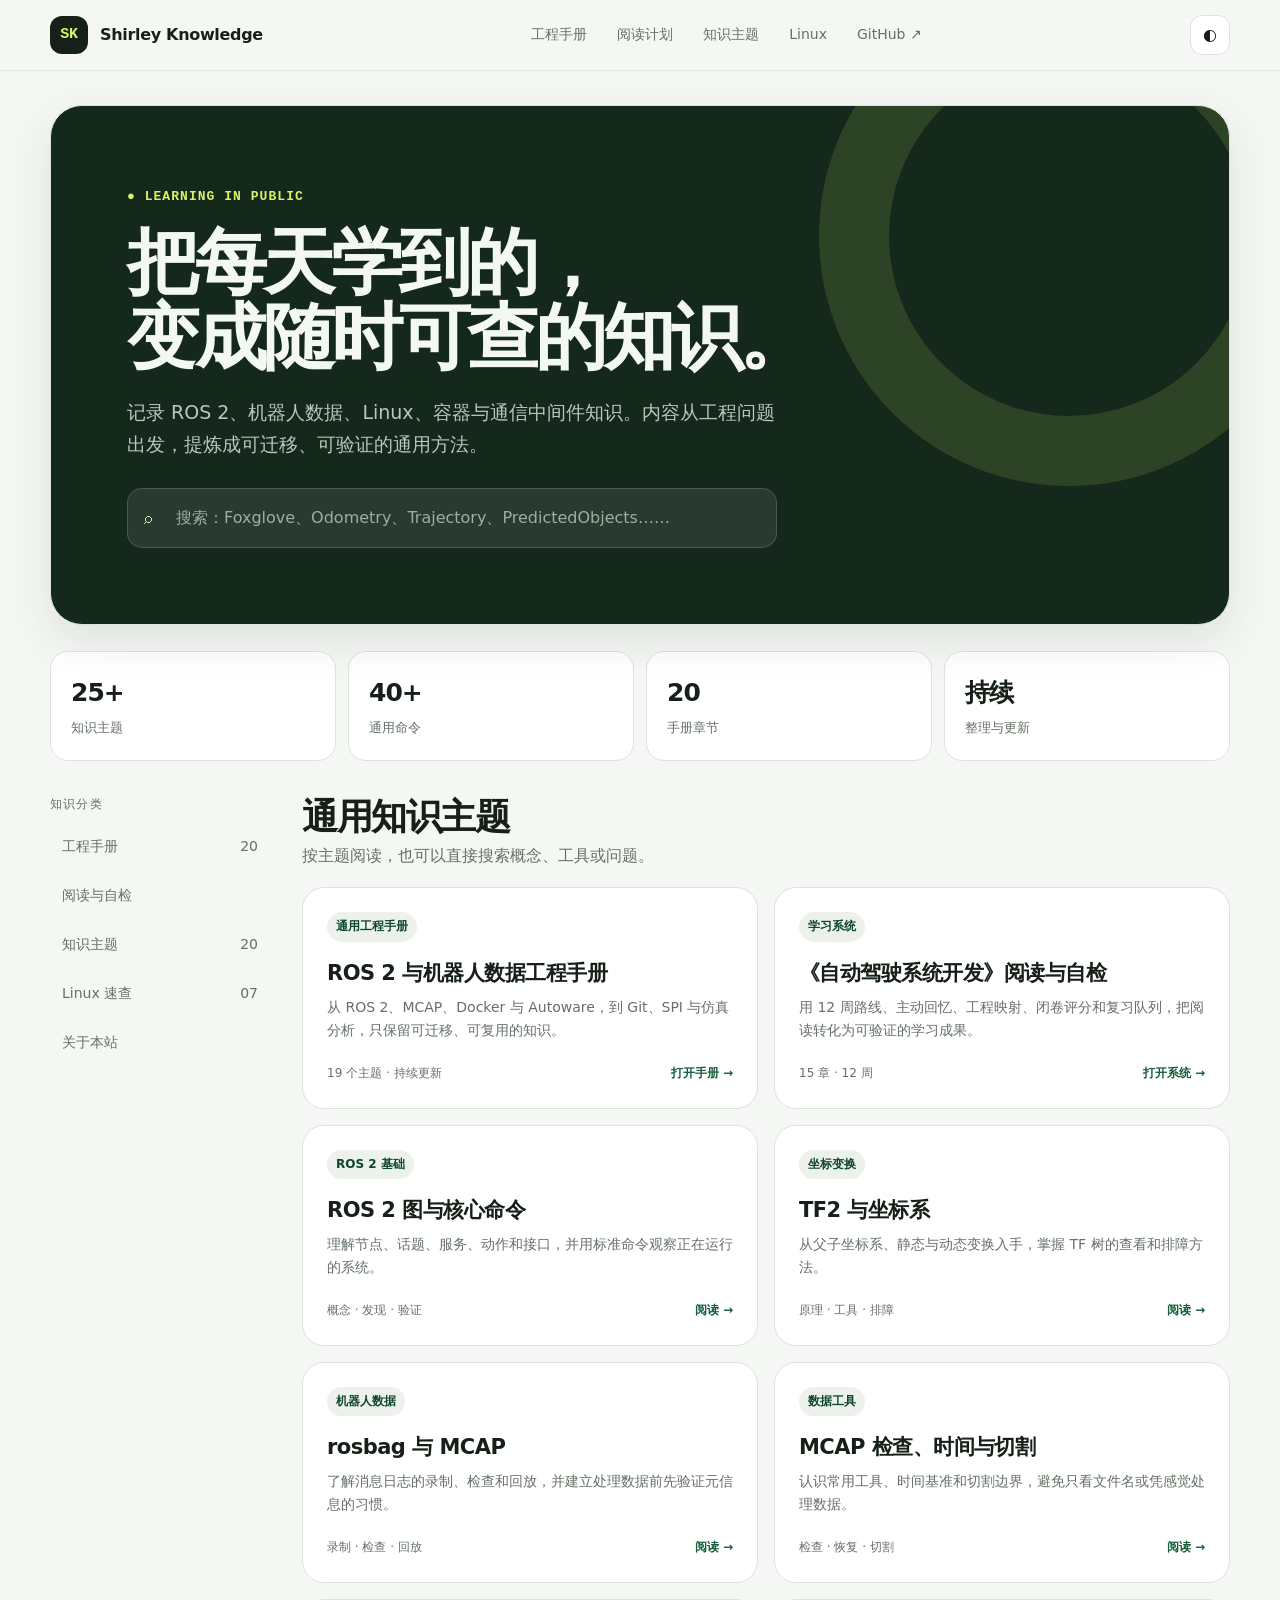
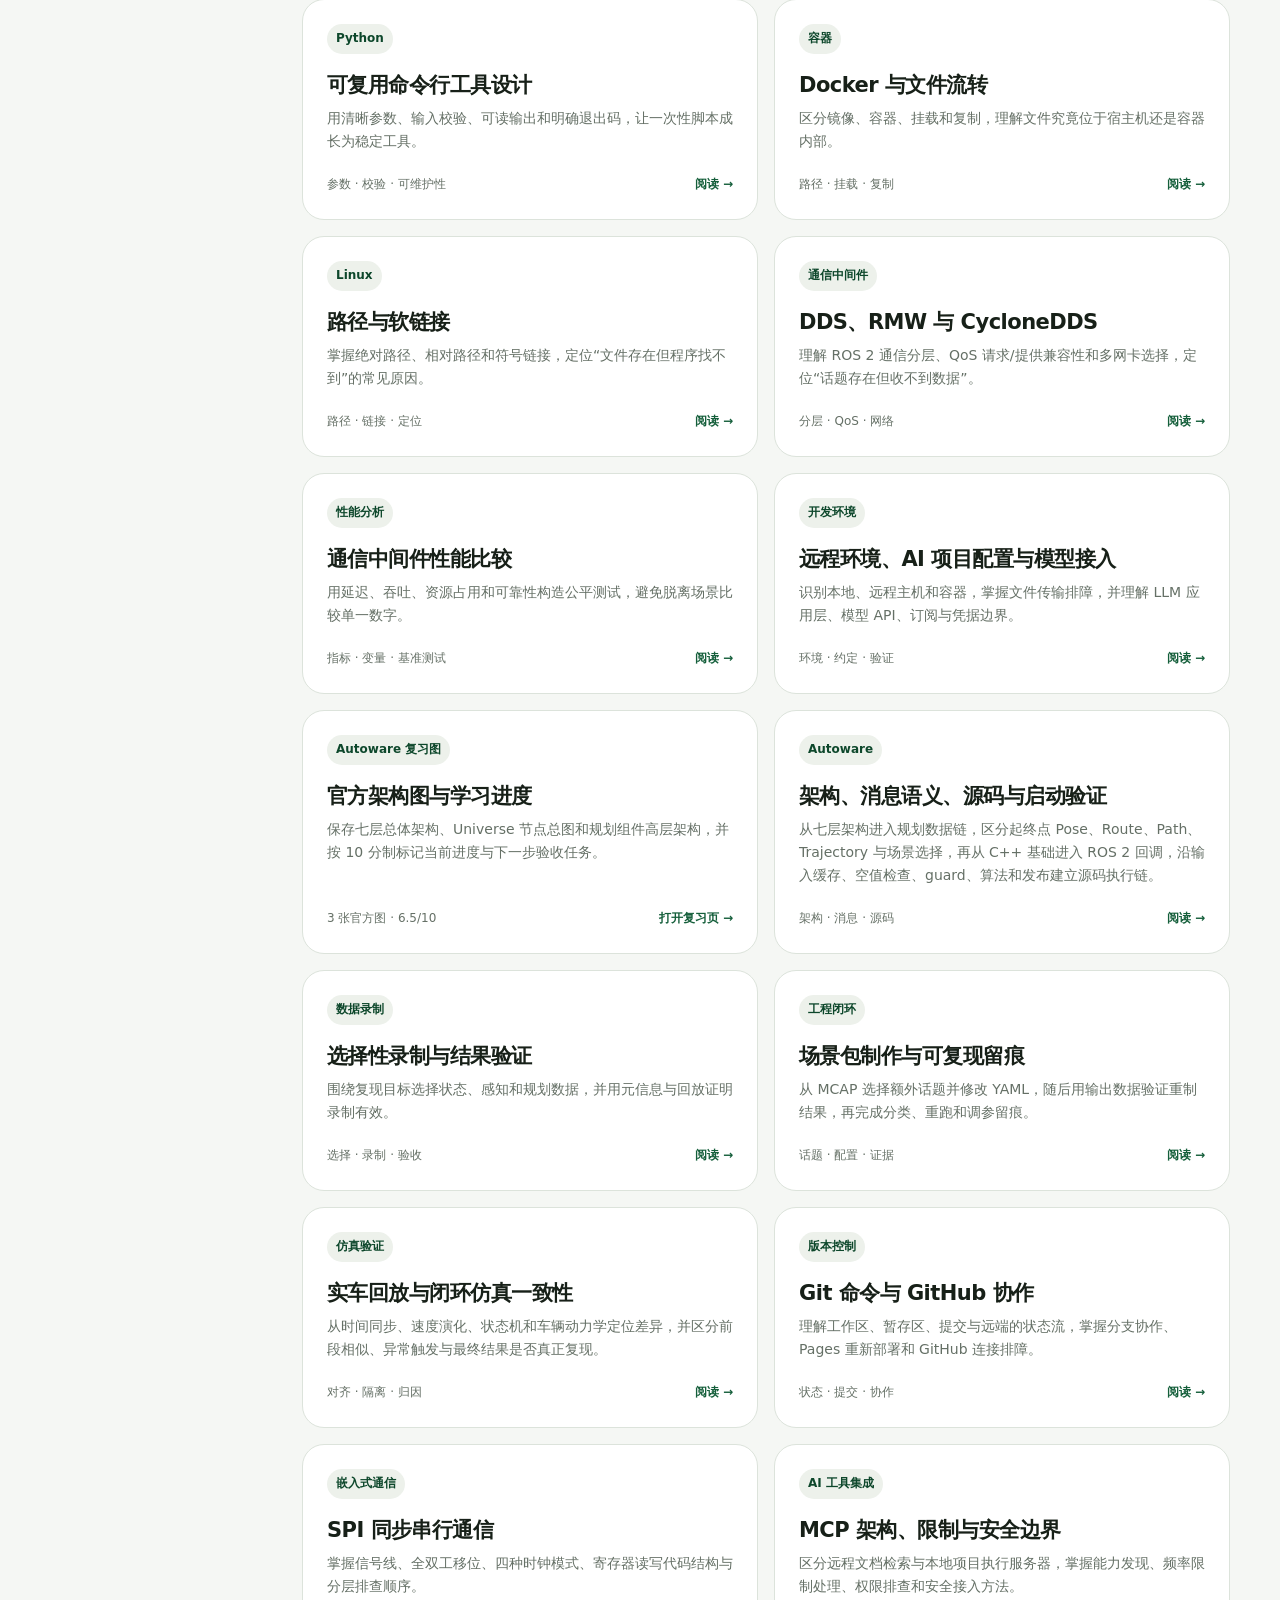
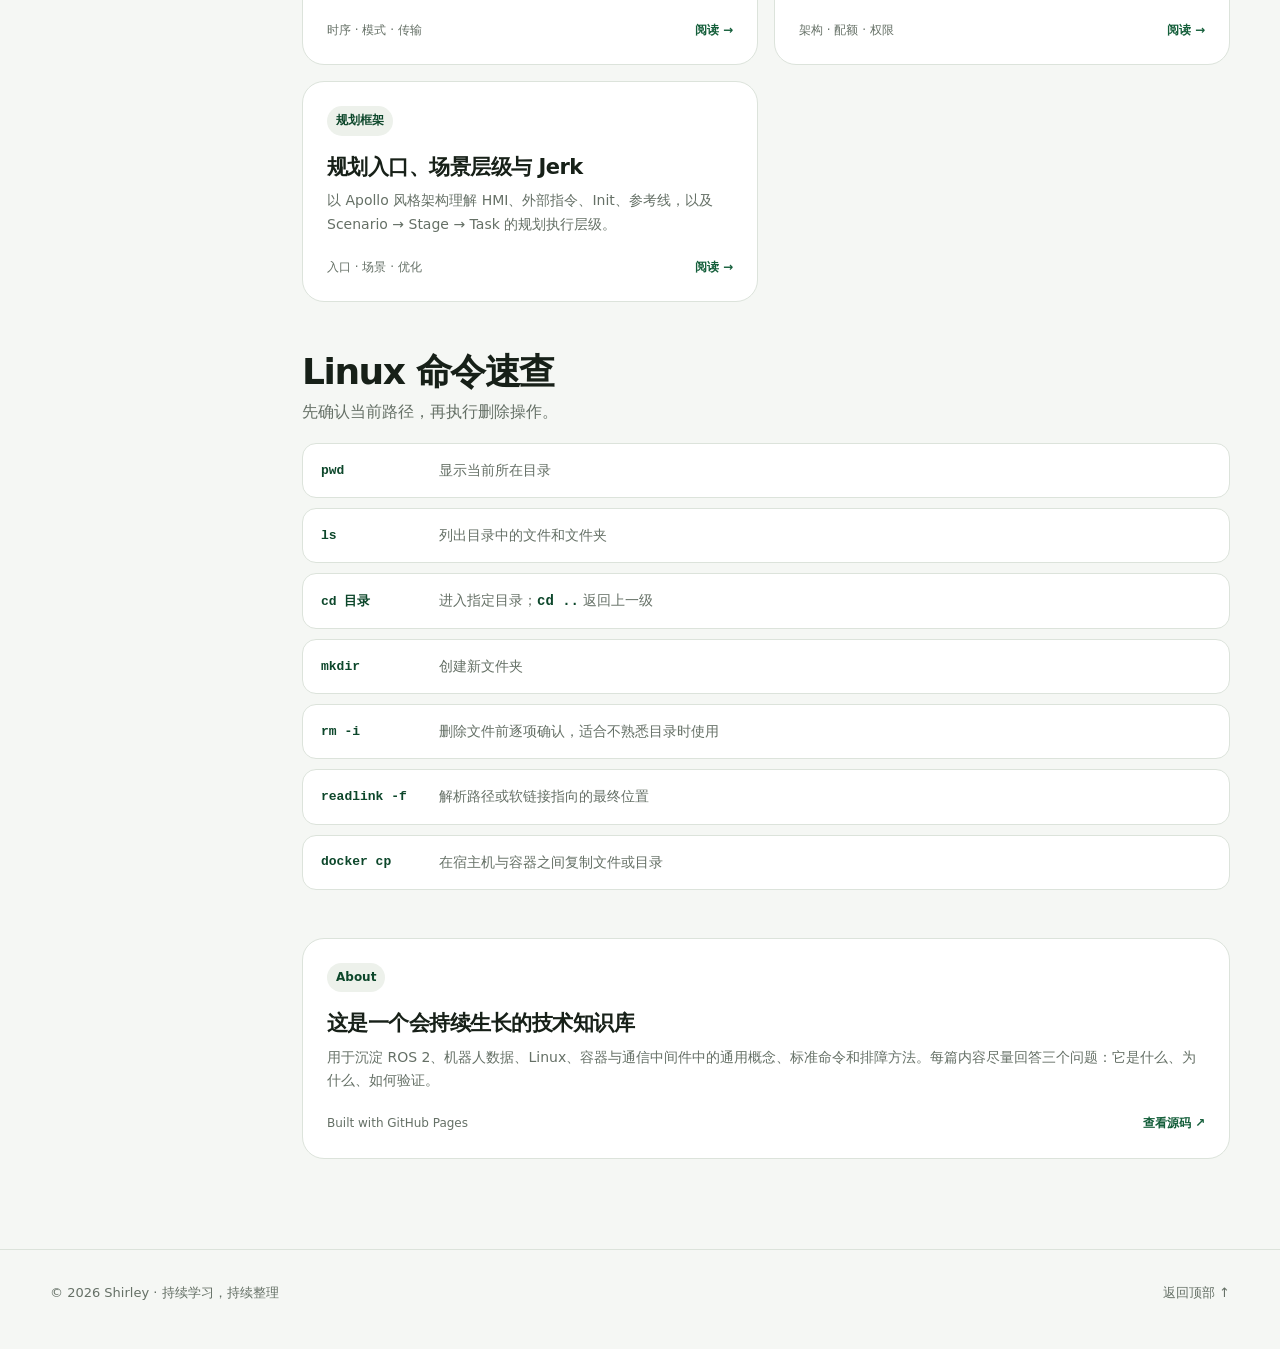
<file: index.html>
<!doctype html>
<html lang="zh-CN">
<head>
  <meta charset="utf-8">
  <meta name="viewport" content="width=device-width, initial-scale=1">
  <meta name="description" content="Shirley 的个人技术知识库，整理 ROS 2、机器人数据、Linux、容器与通信中间件等通用工程知识。">
  <meta name="theme-color" content="#111827">
  <title>Shirley 的技术知识库</title>
  <style>
    :root {
      --bg: #f5f7f4;
      --surface: #ffffff;
      --surface-2: #edf1eb;
      --text: #172018;
      --muted: #657066;
      --line: #dce3db;
      --accent: #155f3b;
      --accent-strong: #0d472b;
      --highlight: #d9f266;
      --shadow: 0 16px 44px rgba(24, 43, 31, .10);
      --radius: 22px;
    }

    [data-theme="dark"] {
      --bg: #0e1410;
      --surface: #151d17;
      --surface-2: #1d2820;
      --text: #edf3ed;
      --muted: #a8b4aa;
      --line: #2c392f;
      --accent: #7fd5a5;
      --accent-strong: #a9e5c1;
      --highlight: #d9f266;
      --shadow: 0 18px 52px rgba(0, 0, 0, .26);
    }

    * { box-sizing: border-box; }
    html { scroll-behavior: smooth; }
    body {
      margin: 0;
      color: var(--text);
      background: var(--bg);
      font-family: Inter, ui-sans-serif, system-ui, -apple-system, BlinkMacSystemFont, "Segoe UI", "Microsoft YaHei", sans-serif;
      line-height: 1.65;
      transition: background .2s ease, color .2s ease;
    }

    a { color: inherit; text-decoration: none; }
    button, input { font: inherit; }
    button { cursor: pointer; }

    .skip-link {
      position: fixed;
      left: 12px;
      top: -60px;
      z-index: 100;
      padding: 10px 14px;
      border-radius: 10px;
      background: var(--highlight);
      color: #172018;
      font-weight: 800;
    }
    .skip-link:focus { top: 12px; }

    .shell { width: min(1180px, calc(100% - 40px)); margin: 0 auto; }

    .topbar {
      position: sticky;
      top: 0;
      z-index: 20;
      border-bottom: 1px solid color-mix(in srgb, var(--line) 72%, transparent);
      background: color-mix(in srgb, var(--bg) 88%, transparent);
      backdrop-filter: blur(16px);
    }

    .nav {
      min-height: 70px;
      display: flex;
      align-items: center;
      justify-content: space-between;
      gap: 22px;
    }

    .brand { display: flex; align-items: center; gap: 12px; font-weight: 850; letter-spacing: -.02em; }
    .brand-mark {
      display: grid;
      width: 38px;
      height: 38px;
      place-items: center;
      border-radius: 12px;
      background: var(--text);
      color: var(--highlight);
      font-family: ui-monospace, SFMono-Regular, Menlo, monospace;
      font-size: 15px;
    }

    .nav-links { display: flex; align-items: center; gap: 6px; color: var(--muted); font-size: 14px; }
    .nav-links a { padding: 9px 12px; border-radius: 10px; }
    .nav-links a:hover, .nav-links a:focus-visible { background: var(--surface-2); color: var(--text); }

    .icon-btn {
      width: 40px;
      height: 40px;
      border: 1px solid var(--line);
      border-radius: 12px;
      color: var(--text);
      background: var(--surface);
    }
    .icon-btn:hover { transform: translateY(-1px); box-shadow: var(--shadow); }

    .hero {
      position: relative;
      overflow: hidden;
      margin: 34px auto 26px;
      padding: clamp(34px, 6vw, 76px);
      border: 1px solid var(--line);
      border-radius: 32px;
      color: #f4f8f4;
      background: #14281c;
      box-shadow: var(--shadow);
    }

    .hero::after {
      content: "";
      position: absolute;
      right: -90px;
      top: -120px;
      width: 360px;
      height: 360px;
      border: 70px solid rgba(217, 242, 102, .13);
      border-radius: 50%;
    }

    .eyebrow {
      display: inline-flex;
      align-items: center;
      gap: 8px;
      margin: 0 0 18px;
      color: var(--highlight);
      font-family: ui-monospace, SFMono-Regular, Menlo, monospace;
      font-size: 13px;
      font-weight: 750;
      letter-spacing: .08em;
      text-transform: uppercase;
    }

    .hero h1 {
      position: relative;
      z-index: 1;
      max-width: 760px;
      margin: 0;
      font-size: clamp(38px, 6vw, 72px);
      line-height: 1.04;
      letter-spacing: -.055em;
    }

    .hero-copy { max-width: 650px; margin: 22px 0 28px; color: #b9c8bd; font-size: clamp(16px, 2vw, 19px); }

    .search-wrap { position: relative; z-index: 2; max-width: 650px; }
    .search-wrap label { position: absolute; width: 1px; height: 1px; overflow: hidden; clip: rect(0, 0, 0, 0); }
    .search {
      width: 100%;
      padding: 16px 18px 16px 48px;
      border: 1px solid rgba(255,255,255,.16);
      border-radius: 15px;
      outline: none;
      color: #f4f8f4;
      background: rgba(255,255,255,.09);
    }
    .search::placeholder { color: #9daf9f; }
    .search:focus { border-color: var(--highlight); box-shadow: 0 0 0 4px rgba(217, 242, 102, .12); }
    .search-icon { position: absolute; left: 17px; top: 50%; transform: translateY(-50%); color: var(--highlight); }

    .stats { display: grid; grid-template-columns: repeat(4, 1fr); gap: 12px; margin: 18px 0 34px; }
    .stat { padding: 20px; border: 1px solid var(--line); border-radius: 18px; background: var(--surface); }
    .stat strong { display: block; font-size: 25px; letter-spacing: -.04em; }
    .stat span { color: var(--muted); font-size: 13px; }

    .layout { display: grid; grid-template-columns: 220px minmax(0, 1fr); gap: 32px; align-items: start; }
    .sidebar { position: sticky; top: 96px; }
    .side-title { margin: 0 0 10px; color: var(--muted); font-size: 12px; letter-spacing: .1em; text-transform: uppercase; }
    .side-nav { display: grid; gap: 6px; }
    .side-nav a { padding: 10px 12px; border-radius: 11px; color: var(--muted); font-size: 14px; }
    .side-nav a:hover { color: var(--text); background: var(--surface-2); }
    .side-nav span { float: right; color: var(--muted); }

    .section { scroll-margin-top: 96px; margin-bottom: 48px; }
    .section-head { display: flex; align-items: end; justify-content: space-between; gap: 18px; margin-bottom: 18px; }
    .section h2 { margin: 0; font-size: clamp(25px, 3vw, 36px); line-height: 1.2; letter-spacing: -.04em; }
    .section-note { margin: 5px 0 0; color: var(--muted); }

    .card-grid { display: grid; grid-template-columns: repeat(2, minmax(0, 1fr)); gap: 16px; }
    .card {
      display: flex;
      min-height: 220px;
      flex-direction: column;
      padding: 24px;
      border: 1px solid var(--line);
      border-radius: var(--radius);
      background: var(--surface);
      transition: transform .18s ease, box-shadow .18s ease, border-color .18s ease;
    }
    .card:hover { transform: translateY(-4px); border-color: var(--accent); box-shadow: var(--shadow); }
    .tag { align-self: flex-start; padding: 5px 9px; border-radius: 999px; color: var(--accent-strong); background: var(--surface-2); font-size: 12px; font-weight: 750; }
    .card h3 { margin: 18px 0 8px; font-size: 21px; line-height: 1.3; letter-spacing: -.025em; }
    .card p { margin: 0; color: var(--muted); font-size: 14px; }
    .card-meta { display: flex; justify-content: space-between; gap: 12px; margin-top: auto; padding-top: 22px; color: var(--muted); font-size: 12px; }
    .arrow { color: var(--accent); font-weight: 800; }

    .flow {
      display: grid;
      grid-template-columns: repeat(4, 1fr);
      gap: 10px;
      counter-reset: flow;
    }
    .flow-step {
      position: relative;
      padding: 20px 16px;
      border: 1px solid var(--line);
      border-radius: 17px;
      background: var(--surface);
      counter-increment: flow;
    }
    .flow-step::before { content: "0" counter(flow); display: block; margin-bottom: 18px; color: var(--accent); font-family: ui-monospace, monospace; font-weight: 800; }
    .flow-step:not(:last-child)::after { content: "→"; position: absolute; right: -13px; top: 50%; z-index: 2; width: 24px; height: 24px; border: 1px solid var(--line); border-radius: 50%; text-align: center; line-height: 21px; color: var(--accent); background: var(--bg); }
    .flow-step strong { display: block; margin-bottom: 5px; }
    .flow-step small { color: var(--muted); }

    .command-list { display: grid; gap: 10px; }
    .command {
      display: grid;
      grid-template-columns: 100px 1fr;
      align-items: center;
      gap: 18px;
      padding: 15px 18px;
      border: 1px solid var(--line);
      border-radius: 14px;
      background: var(--surface);
    }
    .command code { color: var(--accent-strong); font-weight: 800; }
    .command span { color: var(--muted); font-size: 14px; }

    .empty { display: none; padding: 50px 20px; border: 1px dashed var(--line); border-radius: var(--radius); text-align: center; color: var(--muted); }

    footer { margin-top: 42px; padding: 32px 0 48px; border-top: 1px solid var(--line); color: var(--muted); font-size: 13px; }
    .footer-row { display: flex; justify-content: space-between; gap: 20px; }

    @media (max-width: 820px) {
      .nav-links { display: none; }
      .stats { grid-template-columns: repeat(2, 1fr); }
      .layout { grid-template-columns: 1fr; }
      .sidebar { position: static; overflow-x: auto; }
      .side-title { display: none; }
      .side-nav { display: flex; min-width: max-content; }
      .card-grid { grid-template-columns: 1fr; }
      .flow { grid-template-columns: 1fr 1fr; }
      .flow-step::after { display: none; }
    }

    @media (max-width: 520px) {
      .shell { width: min(100% - 24px, 1180px); }
      .hero { margin-top: 18px; padding: 30px 22px; border-radius: 24px; }
      .hero h1 { font-size: 40px; }
      .stats { gap: 8px; }
      .stat { padding: 15px; }
      .flow { grid-template-columns: 1fr; }
      .command { grid-template-columns: 78px 1fr; gap: 10px; }
      .footer-row { flex-direction: column; }
    }
  </style>
</head>
<body>
  <a class="skip-link" href="#content">跳到主要内容</a>

  <header class="topbar">
    <nav class="nav shell" aria-label="主导航">
      <a class="brand" href="#top" aria-label="返回首页">
        <span class="brand-mark">SK</span>
        <span>Shirley Knowledge</span>
      </a>
      <div class="nav-links">
        <a href="notes/ros2-engineering-handbook.html">工程手册</a>
        <a href="reading/">阅读计划</a>
        <a href="#notes">知识主题</a>
        <a href="#linux">Linux</a>
        <a href="https://github.com/xiangyi-jiang233/jxy" target="_blank" rel="noreferrer">GitHub ↗</a>
      </div>
      <button class="icon-btn" id="themeToggle" type="button" aria-label="切换深色模式" title="切换深色模式">◐</button>
    </nav>
  </header>

  <main id="content" class="shell">
    <section class="hero" id="top">
      <p class="eyebrow">● Learning in public</p>
      <h1>把每天学到的，<br>变成随时可查的知识。</h1>
      <p class="hero-copy">记录 ROS 2、机器人数据、Linux、容器与通信中间件知识。内容从工程问题出发，提炼成可迁移、可验证的通用方法。</p>
      <div class="search-wrap">
        <span class="search-icon" aria-hidden="true">⌕</span>
        <label for="searchInput">搜索知识库</label>
        <input class="search" id="searchInput" type="search" placeholder="搜索：Foxglove、Odometry、Trajectory、PredictedObjects……" autocomplete="off">
      </div>
    </section>

    <section class="stats" aria-label="知识库统计">
      <div class="stat"><strong>25+</strong><span>知识主题</span></div>
      <div class="stat"><strong>40+</strong><span>通用命令</span></div>
      <div class="stat"><strong>20</strong><span>手册章节</span></div>
      <div class="stat"><strong>持续</strong><span>整理与更新</span></div>
    </section>

    <div class="layout">
      <aside class="sidebar" aria-label="内容目录">
        <p class="side-title">知识分类</p>
        <nav class="side-nav">
          <a href="notes/ros2-engineering-handbook.html">工程手册 <span>20</span></a>
          <a href="reading/">阅读与自检</a>
          <a href="#notes">知识主题 <span>20</span></a>
          <a href="#linux">Linux 速查 <span>07</span></a>
          <a href="#about">关于本站</a>
        </nav>
      </aside>

      <div>
        <section class="section" id="notes">
          <div class="section-head">
            <div>
              <h2>通用知识主题</h2>
              <p class="section-note">按主题阅读，也可以直接搜索概念、工具或问题。</p>
            </div>
          </div>

          <div class="card-grid" id="noteGrid">
            <article class="card searchable" data-keywords="通用 工程手册 ros2 node topic timestamp sec nanosec foxglove raw messages live playback odometry odom sensing localization perception trajectory control tf2 rosbag mcap python argparse docker cp readlink soft link dds rmw cyclonedds autoware planning behavior motion predictedobjects covariance candidate prepare_duration path optimizer velocity 场景包 录制 验证 仿真 实车 变道 速度 状态机 代理 直连 git github branch switch fetch pull remote tracking commit push spi sclk mosi miso cpol cpha cyber remote ssh ai config">
              <span class="tag">通用工程手册</span>
              <h3>ROS 2 与机器人数据工程手册</h3>
              <p>从 ROS 2、MCAP、Docker 与 Autoware，到 Git、SPI 与仿真分析，只保留可迁移、可复用的知识。</p>
              <div class="card-meta"><span>19 个主题 · 持续更新</span><a class="arrow" href="notes/ros2-engineering-handbook.html">打开手册 →</a></div>
            </article>

            <article class="card searchable" data-keywords="自动驾驶 书籍 阅读 12周 自检 主动回忆 工程映射 费曼 复习 队列 学习报告">
              <span class="tag">学习系统</span>
              <h3>《自动驾驶系统开发》阅读与自检</h3>
              <p>用 12 周路线、主动回忆、工程映射、闭卷评分和复习队列，把阅读转化为可验证的学习成果。</p>
              <div class="card-meta"><span>15 章 · 12 周</span><a class="arrow" href="reading/">打开系统 →</a></div>
            </article>

            <article class="card searchable" data-keywords="ros2 node topic service action interface graph 节点 话题 服务 动作">
              <span class="tag">ROS 2 基础</span>
              <h3>ROS 2 图与核心命令</h3>
              <p>理解节点、话题、服务、动作和接口，并用标准命令观察正在运行的系统。</p>
              <div class="card-meta"><span>概念 · 发现 · 验证</span><a class="arrow" href="notes/ros2-engineering-handbook.html#ros-graph">阅读 →</a></div>
            </article>

            <article class="card searchable" data-keywords="tf2 tf tree frame transform 坐标系 变换">
              <span class="tag">坐标变换</span>
              <h3>TF2 与坐标系</h3>
              <p>从父子坐标系、静态与动态变换入手，掌握 TF 树的查看和排障方法。</p>
              <div class="card-meta"><span>原理 · 工具 · 排障</span><a class="arrow" href="notes/ros2-engineering-handbook.html#tf2">阅读 →</a></div>
            </article>

            <article class="card searchable" data-keywords="rosbag mcap record play info 日志 录制 回放">
              <span class="tag">机器人数据</span>
              <h3>rosbag 与 MCAP</h3>
              <p>了解消息日志的录制、检查和回放，并建立处理数据前先验证元信息的习惯。</p>
              <div class="card-meta"><span>录制 · 检查 · 回放</span><a class="arrow" href="notes/ros2-engineering-handbook.html#rosbag">阅读 →</a></div>
            </article>

            <article class="card searchable" data-keywords="mcap cli info doctor recover filter merge 时间戳 切割">
              <span class="tag">数据工具</span>
              <h3>MCAP 检查、时间与切割</h3>
              <p>认识常用工具、时间基准和切割边界，避免只看文件名或凭感觉处理数据。</p>
              <div class="card-meta"><span>检查 · 恢复 · 切割</span><a class="arrow" href="notes/ros2-engineering-handbook.html#mcap-tools">阅读 →</a></div>
            </article>

            <article class="card searchable" data-keywords="python cli argparse 命令行 参数 校验 日志">
              <span class="tag">Python</span>
              <h3>可复用命令行工具设计</h3>
              <p>用清晰参数、输入校验、可读输出和明确退出码，让一次性脚本成长为稳定工具。</p>
              <div class="card-meta"><span>参数 · 校验 · 可维护性</span><a class="arrow" href="notes/ros2-engineering-handbook.html#python-cli">阅读 →</a></div>
            </article>

            <article class="card searchable" data-keywords="docker container cp volume mount 文件 容器">
              <span class="tag">容器</span>
              <h3>Docker 与文件流转</h3>
              <p>区分镜像、容器、挂载和复制，理解文件究竟位于宿主机还是容器内部。</p>
              <div class="card-meta"><span>路径 · 挂载 · 复制</span><a class="arrow" href="notes/ros2-engineering-handbook.html#docker">阅读 →</a></div>
            </article>

            <article class="card searchable" data-keywords="linux path symlink readlink ln soft link 路径 软链接">
              <span class="tag">Linux</span>
              <h3>路径与软链接</h3>
              <p>掌握绝对路径、相对路径和符号链接，定位“文件存在但程序找不到”的常见原因。</p>
              <div class="card-meta"><span>路径 · 链接 · 定位</span><a class="arrow" href="notes/ros2-engineering-handbook.html#links">阅读 →</a></div>
            </article>

            <article class="card searchable" data-keywords="dds rmw cyclonedds qos reliability best effort durability transient local volatile history depth topic info verbose discovery network interface 通信 中间件 可靠性 持久性 队列">
              <span class="tag">通信中间件</span>
              <h3>DDS、RMW 与 CycloneDDS</h3>
              <p>理解 ROS 2 通信分层、QoS 请求/提供兼容性和多网卡选择，定位“话题存在但收不到数据”。</p>
              <div class="card-meta"><span>分层 · QoS · 网络</span><a class="arrow" href="notes/ros2-engineering-handbook.html#dds">阅读 →</a></div>
            </article>

            <article class="card searchable" data-keywords="middleware performance latency throughput cpu memory benchmark 中间件 性能 延迟 吞吐">
              <span class="tag">性能分析</span>
              <h3>通信中间件性能比较</h3>
              <p>用延迟、吞吐、资源占用和可靠性构造公平测试，避免脱离场景比较单一数字。</p>
              <div class="card-meta"><span>指标 · 变量 · 基准测试</span><a class="arrow" href="notes/ros2-engineering-handbook.html#middleware">阅读 →</a></div>
            </article>

            <article class="card searchable" data-keywords="remote development ssh scp openssh windows sshd connection refused http server python wget curl quote parentheses special filename no_proxy tailscale tailscaled nomachine shell container transfer socket daemon ai config instruction llm model api chatgpt plus billing prompt persona pretrained fine-tuning backend secret token 远程 开发 文件传输 局域网 拒绝连接 特殊字符 括号 慢速 虚拟组网 环境 配置 大模型 应用开发 接入 订阅 计费 人设 提示词 预训练 微调 后端 密钥">
              <span class="tag">开发环境</span>
              <h3>远程环境、AI 项目配置与模型接入</h3>
              <p>识别本地、远程主机和容器，掌握文件传输排障，并理解 LLM 应用层、模型 API、订阅与凭据边界。</p>
              <div class="card-meta"><span>环境 · 约定 · 验证</span><a class="arrow" href="notes/ros2-engineering-handbook.html#remote">阅读 →</a></div>
            </article>
            <article class="card searchable" data-keywords="autoware official architecture diagram node graph planning progress score 七层 架构图 节点图 规划 学习进度 复习">
              <span class="tag">Autoware 复习图</span>
              <h3>官方架构图与学习进度</h3>
              <p>保存七层总体架构、Universe 节点总图和规划组件高层架构，并按 10 分制标记当前进度与下一步验收任务。</p>
              <div class="card-meta"><span>3 张官方图 · 6.5/10</span><a class="arrow" href="notes/autoware-architecture-review.html">打开复习页 →</a></div>
            </article>

            <article class="card searchable" data-keywords="autoware architecture sensing map localization perception planning control vehicle interface scenario selector lane driving parking route start pose goal pose position orientation quaternion xyzw yaw frame_id lanelet path trajectory candidate reference safest source package behavior path planner predicted objects header stamp frame_id uuid classification covariance uncertainty wheelbase ackermann cpp c++ g++ compile cout endl vector push_back index class object public private method bool if else pointer arrow callback parameter namespace 下标 编译运行 类 对象 构造函数 访问权限 方法 条件分支 指针 箭头 回调参数 命名空间 constructor initializer this auto template unique_ptr shared_ptr make_unique make_shared declare_parameter create_publisher create_subscription callback constsharedptr scope resolution scoped timer raii __func__ take_data null pointer guard early return debug stopwatch std bind placeholders private namespace qos depth rg sed find README package.xml CMakeLists launch config include src test docker vcstool colcon 架构 消息 感知对象 分类 协方差 轴距 运动学 源码 构造函数 智能指针 参数 发布器 订阅器 回调 包目录 行为规划 变道 编译 启动">
              <span class="tag">Autoware</span>
              <h3>架构、消息语义、源码与启动验证</h3>
              <p>从七层架构进入规划数据链，区分起终点 Pose、Route、Path、Trajectory 与场景选择，再从 C++ 基础进入 ROS 2 回调，沿输入缓存、空值检查、guard、算法和发布建立源码执行链。</p>
              <div class="card-meta"><span>架构 · 消息 · 源码</span><a class="arrow" href="notes/ros2-engineering-handbook.html#autoware-start">阅读 →</a></div>
            </article>

            <article class="card searchable" data-keywords="ros2 bag record mcap topic info hz 录制 验证 回放">
              <span class="tag">数据录制</span>
              <h3>选择性录制与结果验证</h3>
              <p>围绕复现目标选择状态、感知和规划数据，并用元信息与回放证明录制有效。</p>
              <div class="card-meta"><span>选择 · 录制 · 验收</span><a class="arrow" href="notes/ros2-engineering-handbook.html#record-verify">阅读 →</a></div>
            </article>

            <article class="card searchable" data-keywords="scenario package reproducible mcap channel topic extra_topics yaml vim issue classification perception planning avoidance rerun output verify parameter tuning baseline hypothesis experiment rollback 场景包 话题 配置 行号 编辑 分类 感知 规划 避障 重跑 留痕 复现 调参 基线 假设 单变量 回退">
              <span class="tag">工程闭环</span>
              <h3>场景包制作与可复现留痕</h3>
              <p>从 MCAP 选择额外话题并修改 YAML，随后用输出数据验证重制结果，再完成分类、重跑和调参留痕。</p>
              <div class="card-meta"><span>话题 · 配置 · 证据</span><a class="arrow" href="notes/ros2-engineering-handbook.html#scenario-package">阅读 →</a></div>
            </article>

            <article class="card searchable" data-keywords="simulation real vehicle replay lane change speed state machine planning control failcase reproduce unresolved 仿真 实车 回放 变道 速度 状态机 规划 控制 复现 未复现 根因待确认">
              <span class="tag">仿真验证</span>
              <h3>实车回放与闭环仿真一致性</h3>
              <p>从时间同步、速度演化、状态机和车辆动力学定位差异，并区分前段相似、异常触发与最终结果是否真正复现。</p>
              <div class="card-meta"><span>对齐 · 隔离 · 归因</span><a class="arrow" href="notes/ros2-engineering-handbook.html#simulation-consistency">阅读 →</a></div>
            </article>
            <article class="card searchable" data-keywords="git github clone status remote branch log add commit push pull proxy pages deploy workflow username rename 404 版本控制 分支 提交 远端 代理 网页 部署 改名">
              <span class="tag">版本控制</span>
              <h3>Git 命令与 GitHub 协作</h3>
              <p>理解工作区、暂存区、提交与远端的状态流，掌握分支协作、Pages 重新部署和 GitHub 连接排障。</p>
              <div class="card-meta"><span>状态 · 提交 · 协作</span><a class="arrow" href="notes/ros2-engineering-handbook.html#git-github-workflow">阅读 →</a></div>
            </article>

            <article class="card searchable" data-keywords="spi serial peripheral interface sclk mosi miso cs cpol cpha mode embedded 同步 串行 通信 片选">
              <span class="tag">嵌入式通信</span>
              <h3>SPI 同步串行通信</h3>
              <p>掌握信号线、全双工移位、四种时钟模式、寄存器读写代码结构与分层排查顺序。</p>
              <div class="card-meta"><span>时序 · 模式 · 传输</span><a class="arrow" href="notes/ros2-engineering-handbook.html#spi-protocol">阅读 →</a></div>
            </article>

            <article class="card searchable" data-keywords="mcp model context protocol client server tools resources prompts stdio http esp-idf rate limit 频率限制 配额 权限 文档 工具 构建 烧录">
              <span class="tag">AI 工具集成</span>
              <h3>MCP 架构、限制与安全边界</h3>
              <p>区分远程文档检索与本地项目执行服务器，掌握能力发现、频率限制处理、权限排查和安全接入方法。</p>
              <div class="card-meta"><span>架构 · 配额 · 权限</span><a class="arrow" href="notes/ros2-engineering-handbook.html#mcp-integration">阅读 →</a></div>
            </article>

            <article class="card searchable" data-keywords="apollo planning hmi human machine interface external command init runonce plan reference line traffic rule scenario manager scenario stage task lane follow traffic light jerk piecewise speed optimizer 人机界面 外部指令 初始化 参考线 交通规则 场景 阶段 任务 加加速度 速度优化">
              <span class="tag">规划框架</span>
              <h3>规划入口、场景层级与 Jerk</h3>
              <p>以 Apollo 风格架构理解 HMI、外部指令、Init、参考线，以及 Scenario → Stage → Task 的规划执行层级。</p>
              <div class="card-meta"><span>入口 · 场景 · 优化</span><a class="arrow" href="notes/ros2-engineering-handbook.html#planning-framework">阅读 →</a></div>
            </article>

          </div>
          <div class="empty" id="emptyState">没有找到匹配的主题。试试更短的关键词，例如“TF2”或“Linux”。</div>
        </section>

        <section class="section" id="linux">
          <div class="section-head">
            <div>
              <h2>Linux 命令速查</h2>
              <p class="section-note">先确认当前路径，再执行删除操作。</p>
            </div>
          </div>
          <div class="command-list">
            <div class="command searchable" data-keywords="pwd 当前 路径"><code>pwd</code><span>显示当前所在目录</span></div>
            <div class="command searchable" data-keywords="ls 列出 文件"><code>ls</code><span>列出目录中的文件和文件夹</span></div>
            <div class="command searchable" data-keywords="cd 进入 目录"><code>cd 目录</code><span>进入指定目录；<code>cd ..</code> 返回上一级</span></div>
            <div class="command searchable" data-keywords="mkdir 创建 文件夹"><code>mkdir</code><span>创建新文件夹</span></div>
            <div class="command searchable" data-keywords="rm 删除 文件 安全"><code>rm -i</code><span>删除文件前逐项确认，适合不熟悉目录时使用</span></div>
            <div class="command searchable" data-keywords="readlink 路径 软链接"><code>readlink -f</code><span>解析路径或软链接指向的最终位置</span></div>
            <div class="command searchable" data-keywords="docker cp 容器 文件 复制"><code>docker cp</code><span>在宿主机与容器之间复制文件或目录</span></div>
          </div>
        </section>

        <section class="section" id="about">
          <div class="card">
            <span class="tag">About</span>
            <h3>这是一个会持续生长的技术知识库</h3>
            <p>用于沉淀 ROS 2、机器人数据、Linux、容器与通信中间件中的通用概念、标准命令和排障方法。每篇内容尽量回答三个问题：它是什么、为什么、如何验证。</p>
            <div class="card-meta"><span>Built with GitHub Pages</span><a class="arrow" href="https://github.com/xiangyi-jiang233/jxy" target="_blank" rel="noreferrer">查看源码 ↗</a></div>
          </div>
        </section>
      </div>
    </div>
  </main>

  <footer>
    <div class="shell footer-row">
      <span>© <span id="year"></span> Shirley · 持续学习，持续整理</span>
      <a href="#top">返回顶部 ↑</a>
    </div>
  </footer>

  <script>
    const root = document.documentElement;
    const themeToggle = document.getElementById('themeToggle');
    const storedTheme = localStorage.getItem('kb-theme');
    const prefersDark = window.matchMedia('(prefers-color-scheme: dark)').matches;

    if (storedTheme === 'dark' || (!storedTheme && prefersDark)) {
      root.dataset.theme = 'dark';
    }

    themeToggle.addEventListener('click', () => {
      const next = root.dataset.theme === 'dark' ? 'light' : 'dark';
      root.dataset.theme = next;
      localStorage.setItem('kb-theme', next);
      themeToggle.setAttribute('aria-label', next === 'dark' ? '切换浅色模式' : '切换深色模式');
    });

    const input = document.getElementById('searchInput');
    const cards = [...document.querySelectorAll('#noteGrid .searchable')];
    const emptyState = document.getElementById('emptyState');

    input.addEventListener('input', (event) => {
      const query = event.target.value.trim().toLowerCase();
      let shown = 0;
      cards.forEach((card) => {
        const content = `${card.textContent} ${card.dataset.keywords || ''}`.toLowerCase();
        const matches = !query || content.includes(query);
        card.hidden = !matches;
        if (matches) shown += 1;
      });
      emptyState.style.display = shown ? 'none' : 'block';
      if (query) document.getElementById('notes').scrollIntoView({ behavior: 'smooth', block: 'start' });
    });

    document.getElementById('year').textContent = new Date().getFullYear();
  </script>
</body>
</html>
</file>
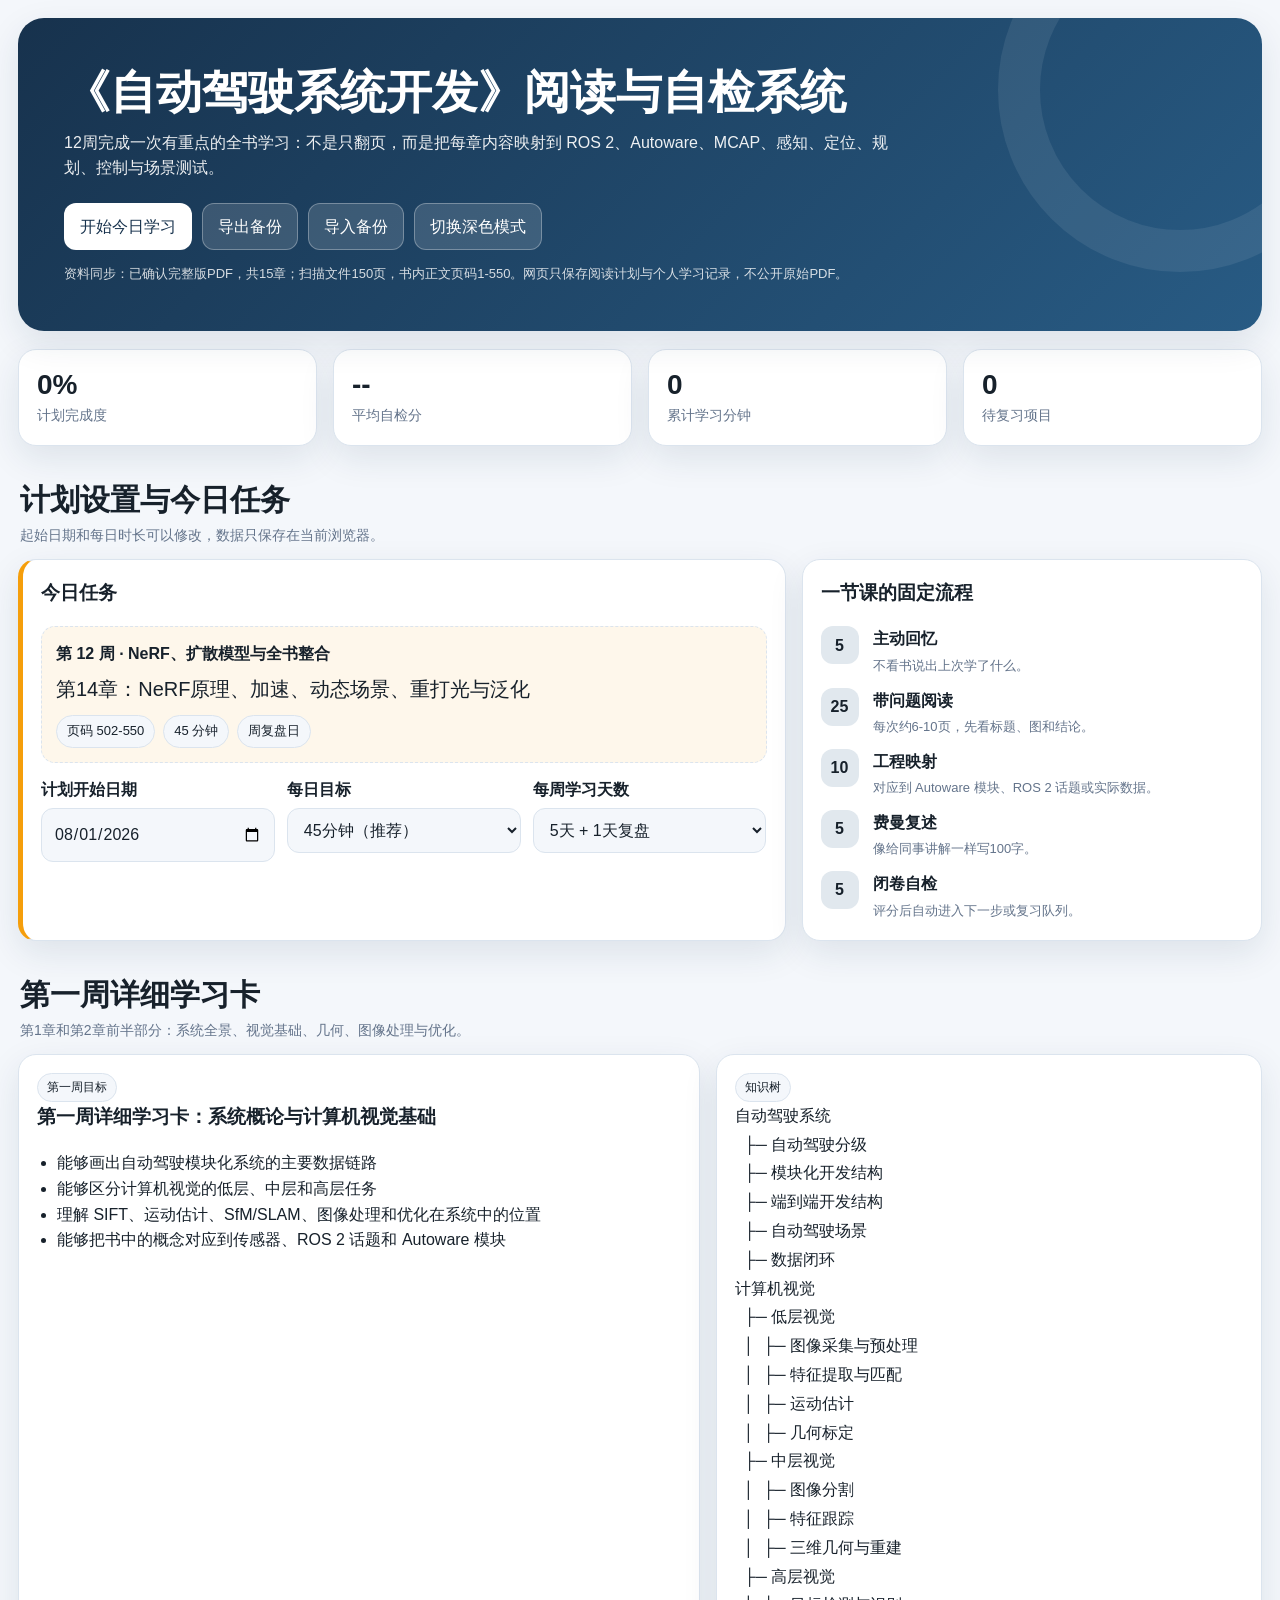
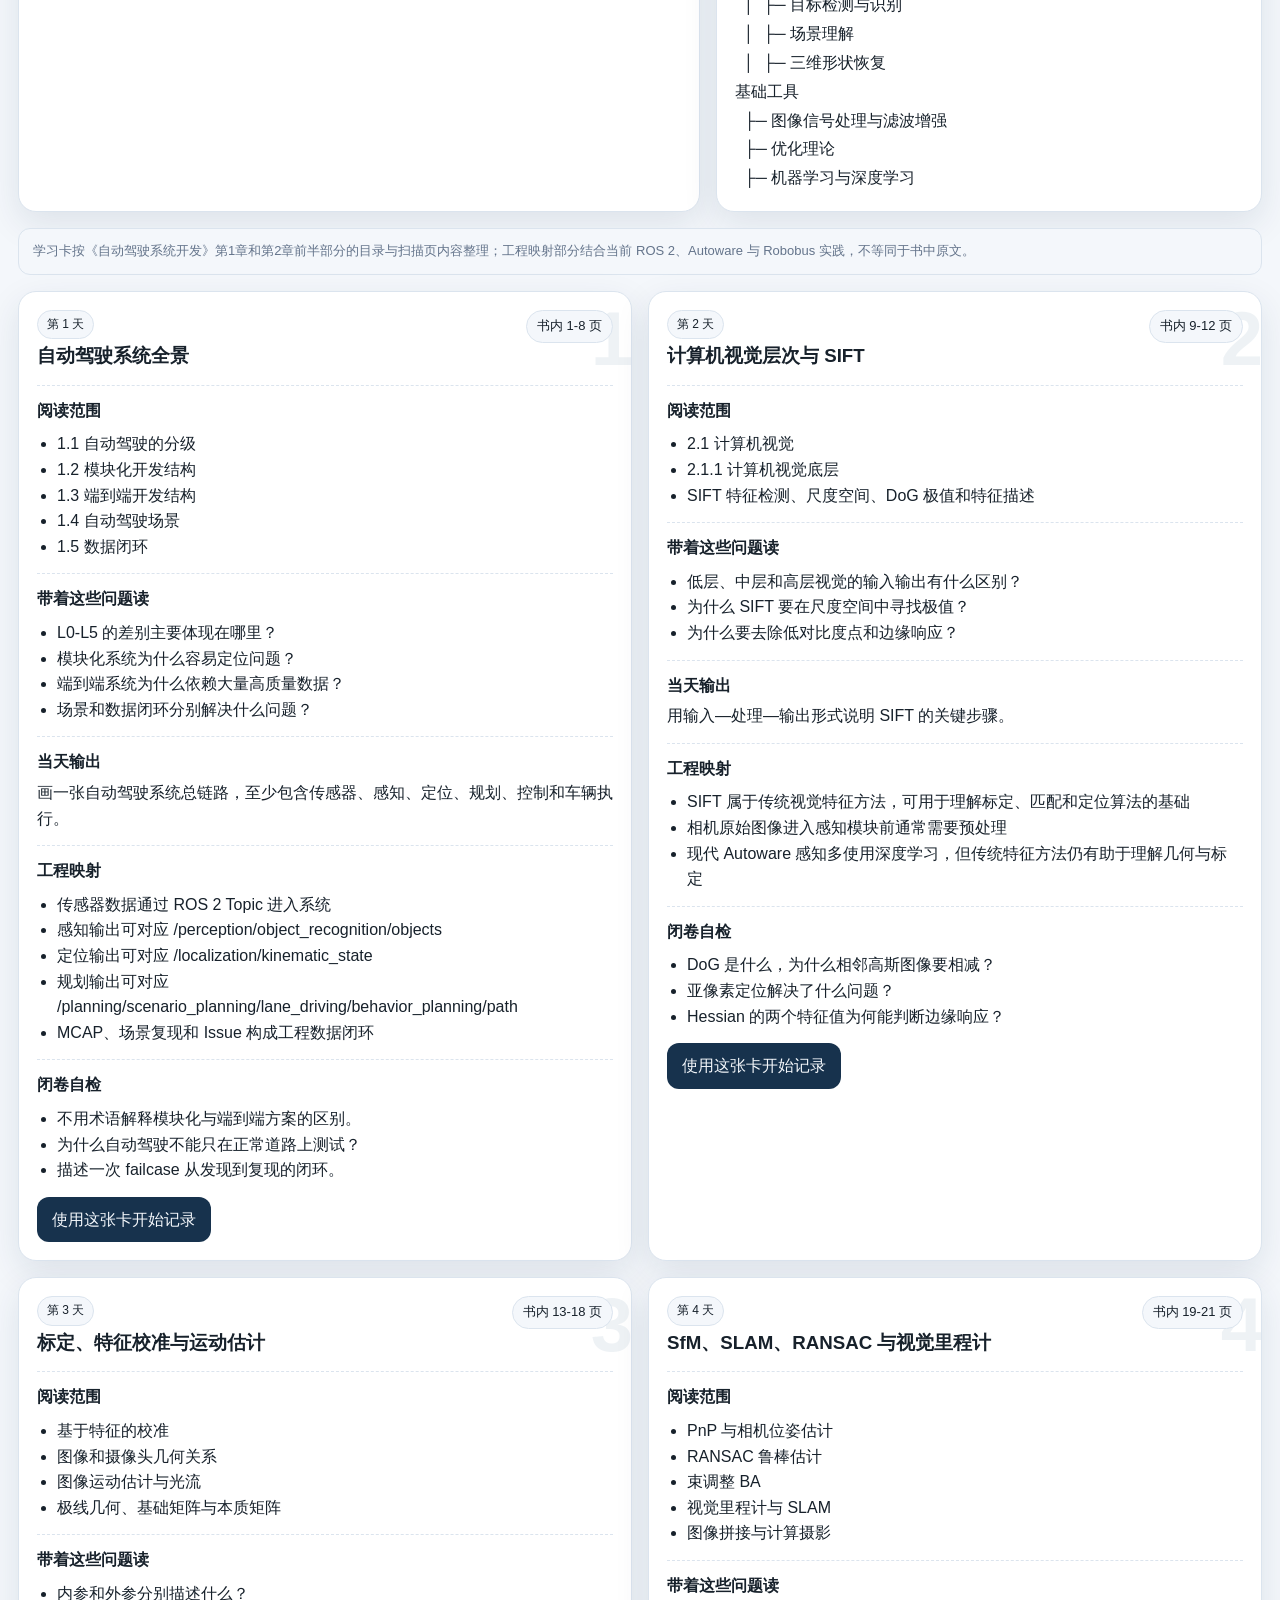
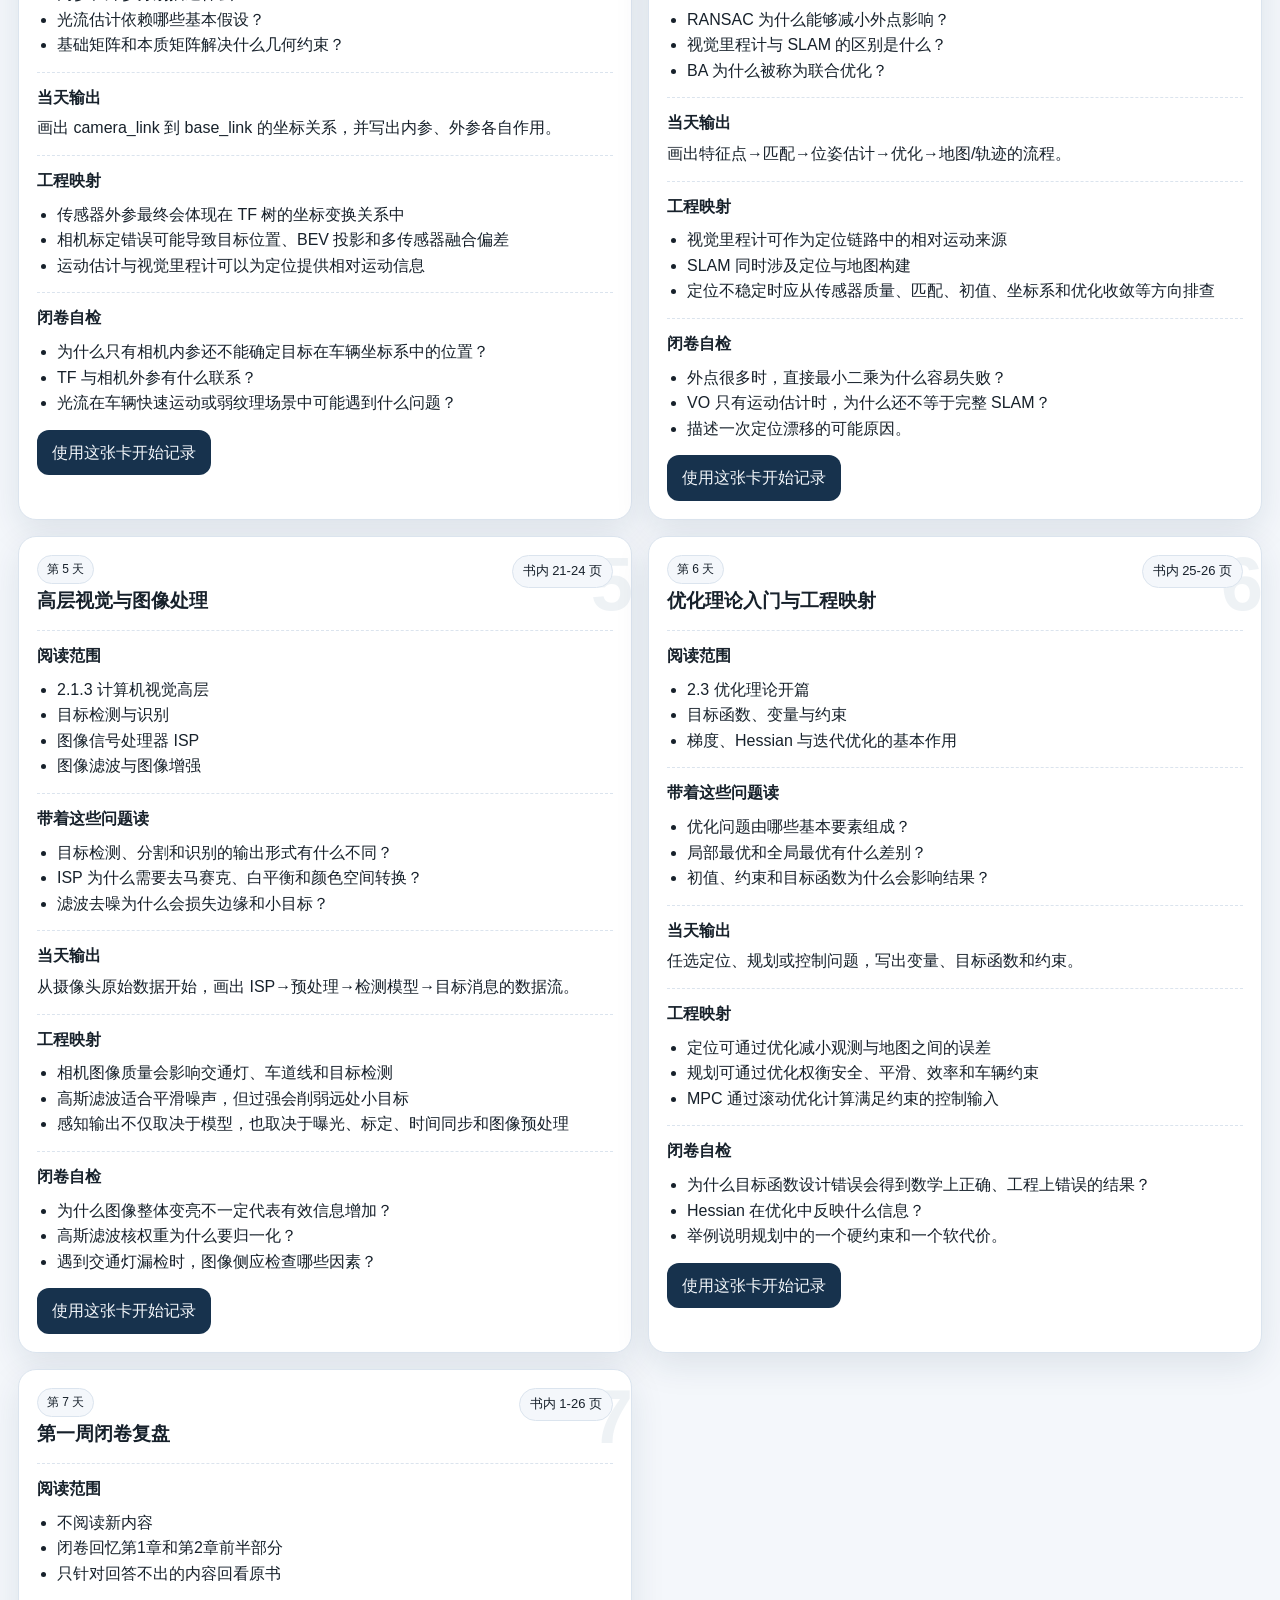
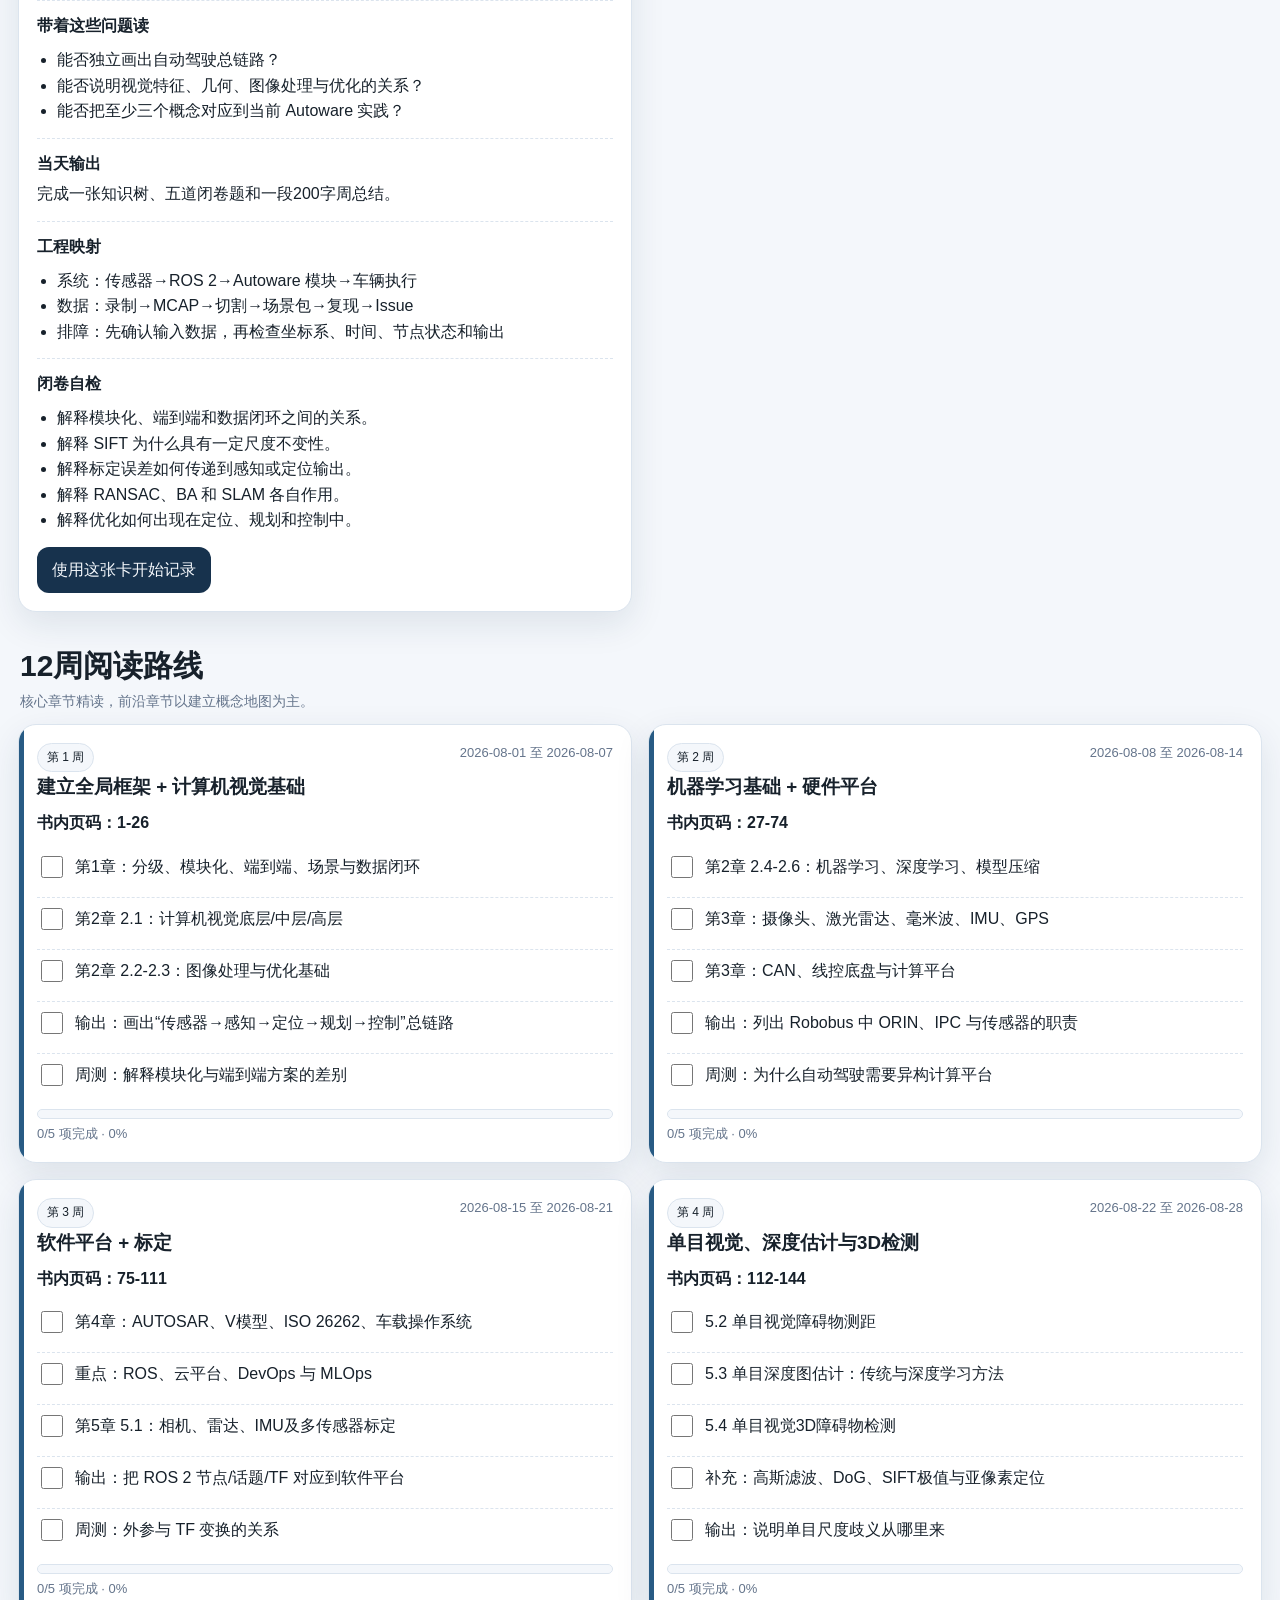
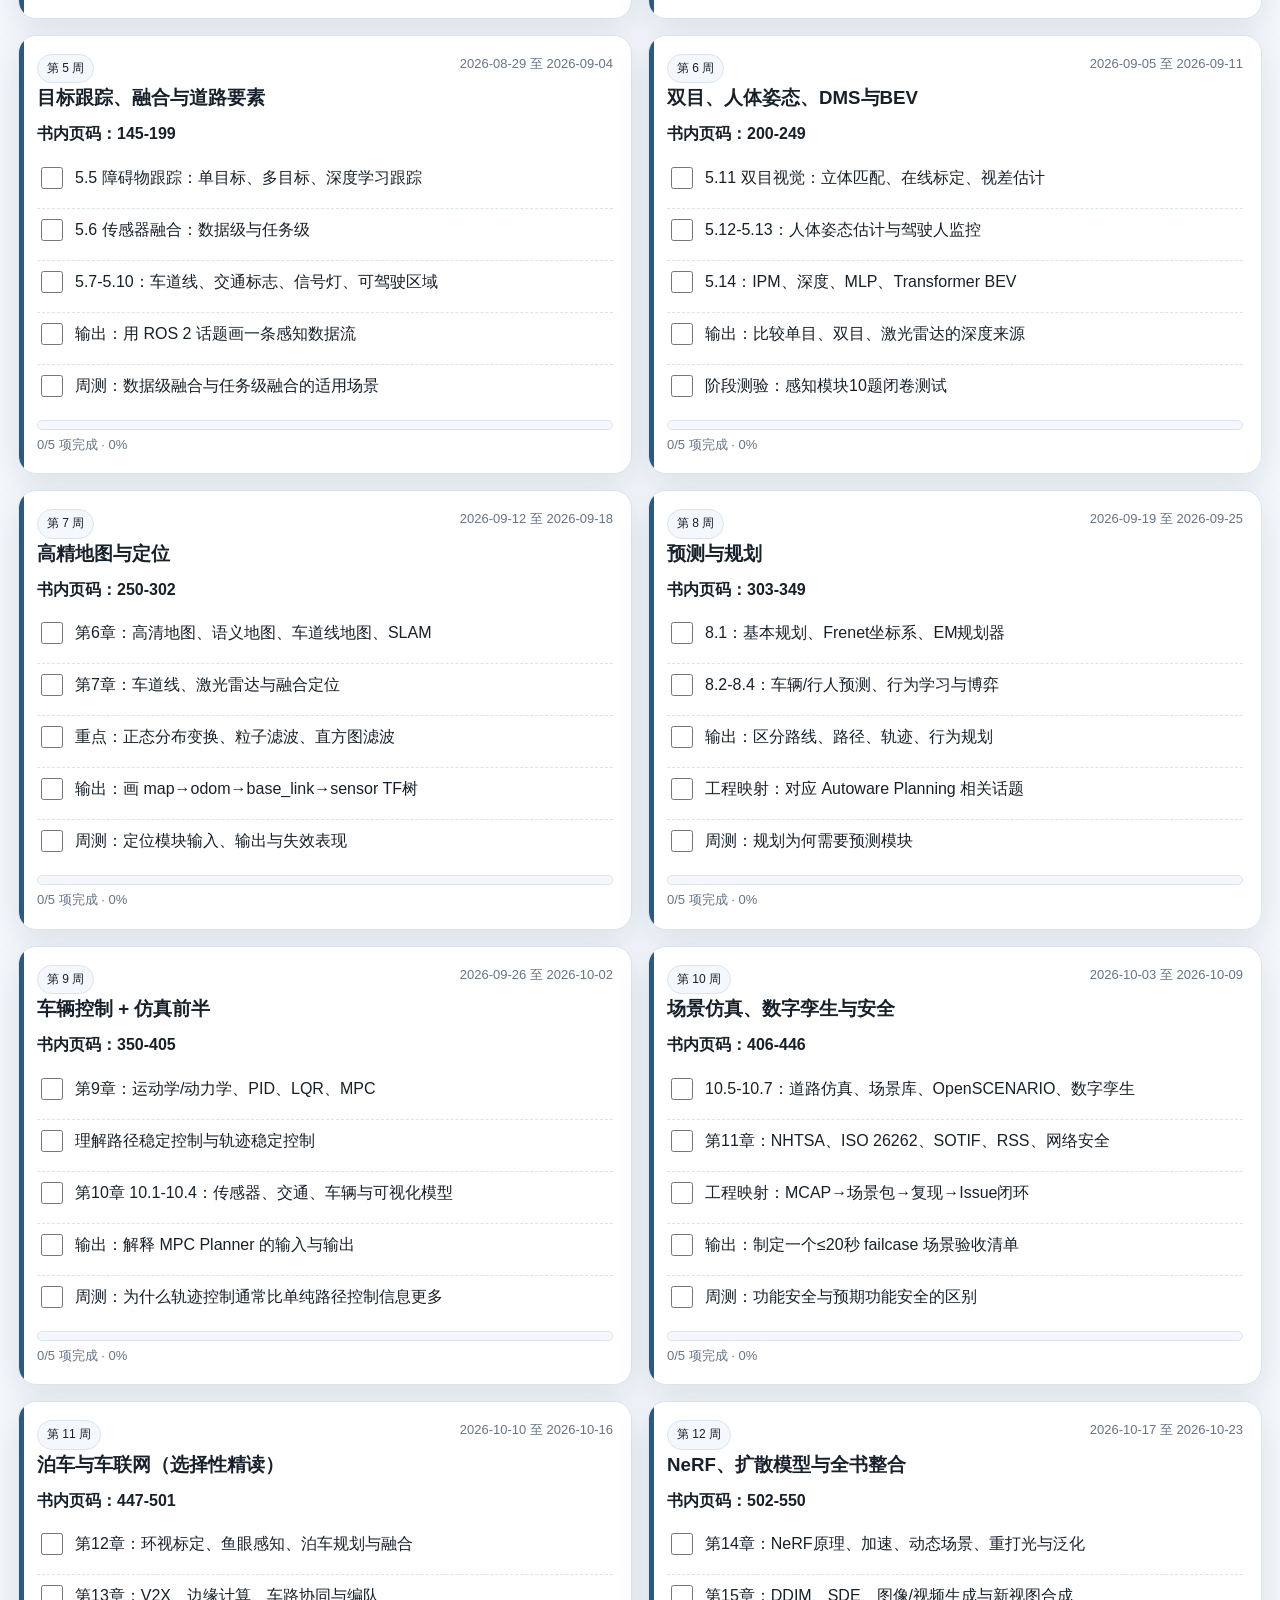
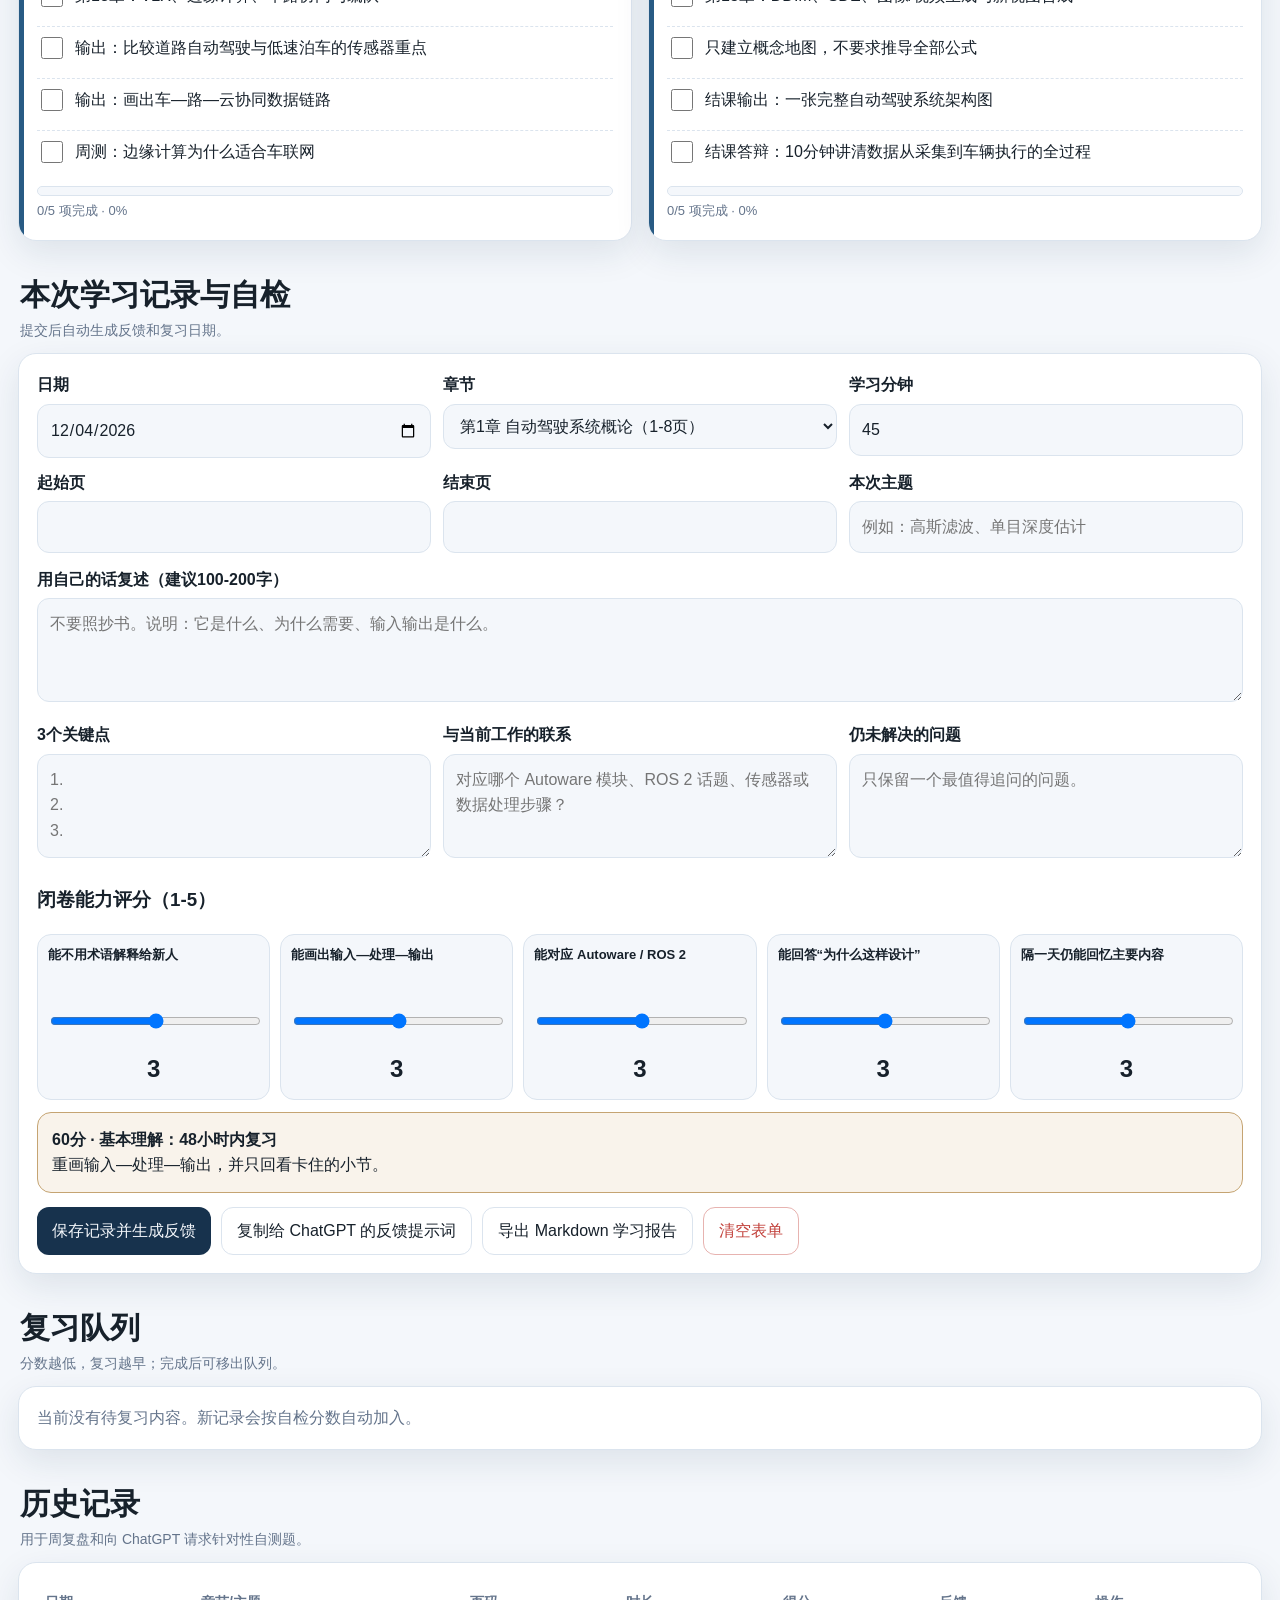
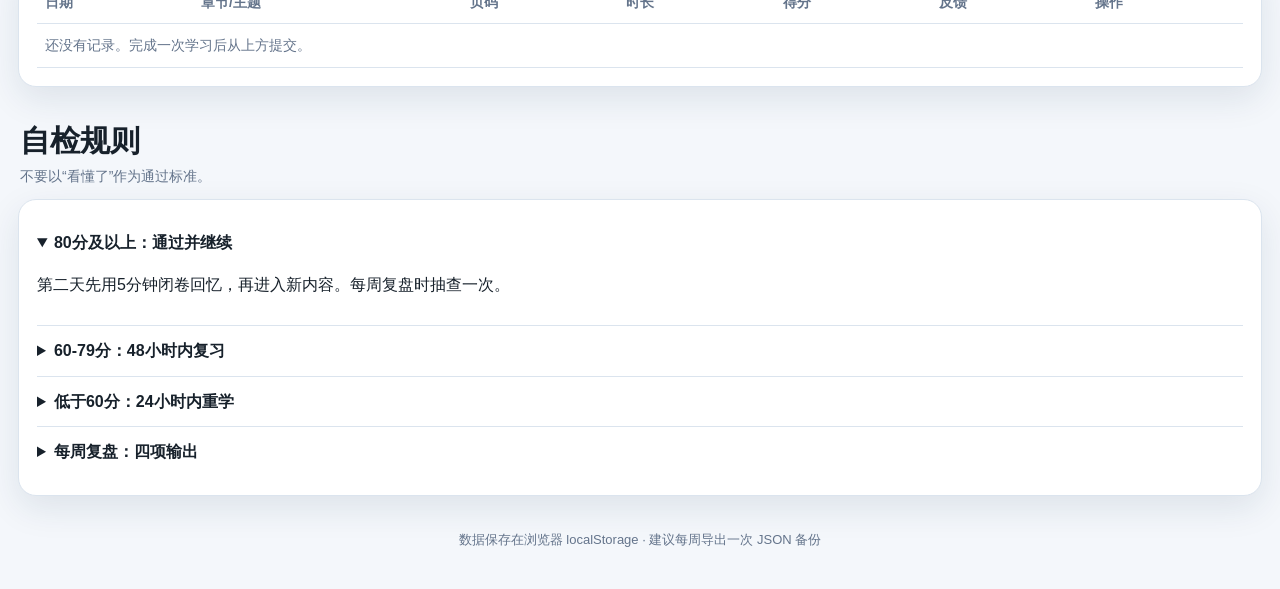
<file: reading/index.html>
<!DOCTYPE html>
<html lang="zh-CN">
<head>
  <meta charset="UTF-8" />
  <meta name="viewport" content="width=device-width, initial-scale=1, viewport-fit=cover" />
  <meta name="theme-color" content="#17324d" />
  <title>《自动驾驶系统开发》阅读与自检系统</title>
  <link rel="stylesheet" href="style.css" />
  <link rel="stylesheet" href="week1.css" />
</head>
<body>
<div class="app">
  <header class="hero">
    <h1>《自动驾驶系统开发》阅读与自检系统</h1>
    <p>12周完成一次有重点的全书学习：不是只翻页，而是把每章内容映射到 ROS 2、Autoware、MCAP、感知、定位、规划、控制与场景测试。</p>
    <div class="hero-actions">
      <button onclick="document.getElementById('checkin').scrollIntoView()">开始今日学习</button>
      <button onclick="exportData()">导出备份</button>
      <button onclick="document.getElementById('importInput').click()">导入备份</button>
      <button id="themeBtn" onclick="toggleTheme()">切换深色模式</button>
      <input id="importInput" class="hidden" type="file" accept=".json" onchange="importData(event)" />
    </div>
    <div class="status-note">资料同步：已确认完整版PDF，共15章；扫描文件150页，书内正文页码1-550。网页只保存阅读计划与个人学习记录，不公开原始PDF。</div>
  </header>

  <section class="grid stats">
    <div class="card stat"><strong id="overallProgress">0%</strong><span>计划完成度</span></div>
    <div class="card stat"><strong id="avgScore">--</strong><span>平均自检分</span></div>
    <div class="card stat"><strong id="studyMinutes">0</strong><span>累计学习分钟</span></div>
    <div class="card stat"><strong id="reviewCount">0</strong><span>待复习项目</span></div>
  </section>

  <div class="section-title">
    <div><h2>计划设置与今日任务</h2><p>起始日期和每日时长可以修改，数据只保存在当前浏览器。</p></div>
  </div>

  <section class="grid two-col">
    <div class="card today">
      <h3>今日任务</h3>
      <div id="todayTask" class="today-task"></div>
      <div class="form-row" style="margin-top:14px">
        <div>
          <label for="startDate">计划开始日期</label>
          <input id="startDate" type="date" />
        </div>
        <div>
          <label for="dailyMinutes">每日目标</label>
          <select id="dailyMinutes">
            <option value="30">30分钟（轻量）</option>
            <option value="45">45分钟（推荐）</option>
            <option value="60">60分钟（深入）</option>
          </select>
        </div>
        <div>
          <label for="studyDays">每周学习天数</label>
          <select id="studyDays">
            <option value="5">5天 + 1天复盘</option>
            <option value="6">6天 + 1天复盘</option>
          </select>
        </div>
      </div>
    </div>

    <div class="card">
      <h3>一节课的固定流程</h3>
      <div class="method-list">
        <div class="method-item"><b>5</b><div><strong>主动回忆</strong><br><span class="muted small">不看书说出上次学了什么。</span></div></div>
        <div class="method-item"><b>25</b><div><strong>带问题阅读</strong><br><span class="muted small">每次约6-10页，先看标题、图和结论。</span></div></div>
        <div class="method-item"><b>10</b><div><strong>工程映射</strong><br><span class="muted small">对应到 Autoware 模块、ROS 2 话题或实际数据。</span></div></div>
        <div class="method-item"><b>5</b><div><strong>费曼复述</strong><br><span class="muted small">像给同事讲解一样写100字。</span></div></div>
        <div class="method-item"><b>5</b><div><strong>闭卷自检</strong><br><span class="muted small">评分后自动进入下一步或复习队列。</span></div></div>
      </div>
    </div>
  </section>

  <div class="section-title">
    <div><h2>第一周详细学习卡</h2><p>第1章和第2章前半部分：系统全景、视觉基础、几何、图像处理与优化。</p></div>
  </div>
  <section id="week1Cards">
    <div class="card muted">正在加载第一周学习卡……</div>
  </section>

  <div class="section-title">
    <div><h2>12周阅读路线</h2><p>核心章节精读，前沿章节以建立概念地图为主。</p></div>
  </div>
  <section id="weeks" class="grid weeks"></section>

  <div id="checkin" class="section-title">
    <div><h2>本次学习记录与自检</h2><p>提交后自动生成反馈和复习日期。</p></div>
  </div>

  <section class="card">
    <div class="form-row">
      <div>
        <label for="logDate">日期</label>
        <input id="logDate" type="date" />
      </div>
      <div>
        <label for="chapter">章节</label>
        <select id="chapter"></select>
      </div>
      <div>
        <label for="minutes">学习分钟</label>
        <input id="minutes" type="number" min="5" max="300" step="5" value="45" />
      </div>
    </div>

    <div class="form-row" style="margin-top:12px">
      <div>
        <label for="pageFrom">起始页</label>
        <input id="pageFrom" type="number" min="1" max="550" />
      </div>
      <div>
        <label for="pageTo">结束页</label>
        <input id="pageTo" type="number" min="1" max="550" />
      </div>
      <div>
        <label for="topic">本次主题</label>
        <input id="topic" placeholder="例如：高斯滤波、单目深度估计" />
      </div>
    </div>

    <div style="margin-top:14px">
      <label for="summary">用自己的话复述（建议100-200字）</label>
      <textarea id="summary" placeholder="不要照抄书。说明：它是什么、为什么需要、输入输出是什么。"></textarea>
    </div>

    <div class="form-row" style="margin-top:12px">
      <div>
        <label for="keypoints">3个关键点</label>
        <textarea id="keypoints" placeholder="1.&#10;2.&#10;3."></textarea>
      </div>
      <div>
        <label for="mapping">与当前工作的联系</label>
        <textarea id="mapping" placeholder="对应哪个 Autoware 模块、ROS 2 话题、传感器或数据处理步骤？"></textarea>
      </div>
      <div>
        <label for="question">仍未解决的问题</label>
        <textarea id="question" placeholder="只保留一个最值得追问的问题。"></textarea>
      </div>
    </div>

    <h3 style="margin-top:20px">闭卷能力评分（1-5）</h3>
    <div class="check-grid">
      <div class="rating"><label>能不用术语解释给新人</label><input class="score-input" id="s1" type="range" min="1" max="5" value="3" oninput="updateOutputs()" /><output for="s1">3</output></div>
      <div class="rating"><label>能画出输入—处理—输出</label><input class="score-input" id="s2" type="range" min="1" max="5" value="3" oninput="updateOutputs()" /><output for="s2">3</output></div>
      <div class="rating"><label>能对应 Autoware / ROS 2</label><input class="score-input" id="s3" type="range" min="1" max="5" value="3" oninput="updateOutputs()" /><output for="s3">3</output></div>
      <div class="rating"><label>能回答“为什么这样设计”</label><input class="score-input" id="s4" type="range" min="1" max="5" value="3" oninput="updateOutputs()" /><output for="s4">3</output></div>
      <div class="rating"><label>隔一天仍能回忆主要内容</label><input class="score-input" id="s5" type="range" min="1" max="5" value="3" oninput="updateOutputs()" /><output for="s5">3</output></div>
    </div>

    <div id="liveFeedback" class="feedback warn"></div>

    <div class="actions">
      <button class="primary" onclick="saveLog()">保存记录并生成反馈</button>
      <button class="secondary" onclick="copyAIPrompt()">复制给 ChatGPT 的反馈提示词</button>
      <button class="secondary" onclick="exportMarkdown()">导出 Markdown 学习报告</button>
      <button class="danger" onclick="clearForm()">清空表单</button>
    </div>
  </section>

  <div class="section-title">
    <div><h2>复习队列</h2><p>分数越低，复习越早；完成后可移出队列。</p></div>
  </div>
  <section class="card" id="reviewQueue"></section>

  <div class="section-title">
    <div><h2>历史记录</h2><p>用于周复盘和向 ChatGPT 请求针对性自测题。</p></div>
  </div>
  <section class="card table-wrap">
    <table>
      <thead><tr><th>日期</th><th>章节/主题</th><th>页码</th><th>时长</th><th>得分</th><th>反馈</th><th>操作</th></tr></thead>
      <tbody id="historyBody"></tbody>
    </table>
  </section>

  <div class="section-title">
    <div><h2>自检规则</h2><p>不要以“看懂了”作为通过标准。</p></div>
  </div>
  <section class="card">
    <details open><summary>80分及以上：通过并继续</summary><p>第二天先用5分钟闭卷回忆，再进入新内容。每周复盘时抽查一次。</p></details>
    <details><summary>60-79分：48小时内复习</summary><p>只回看标题、图表和自己卡住的部分，然后重新画一次数据流或模块关系。</p></details>
    <details><summary>低于60分：24小时内重学</summary><p>缩小范围到一个概念，补齐前置知识，并要求自己举出一个自动驾驶工程实例。</p></details>
    <details><summary>每周复盘：四项输出</summary><p>一张系统关系图、五个闭卷问题、一个实操对应、一个下周重点。连续两周平均低于70分时，将阅读量下调20%。</p></details>
  </section>

  <footer class="footer">数据保存在浏览器 localStorage · 建议每周导出一次 JSON 备份</footer>
</div>

<div id="toast" class="toast">已保存</div>
<script src="app.js"></script>
<script src="week1.js"></script>
</body>
</html>
</file>
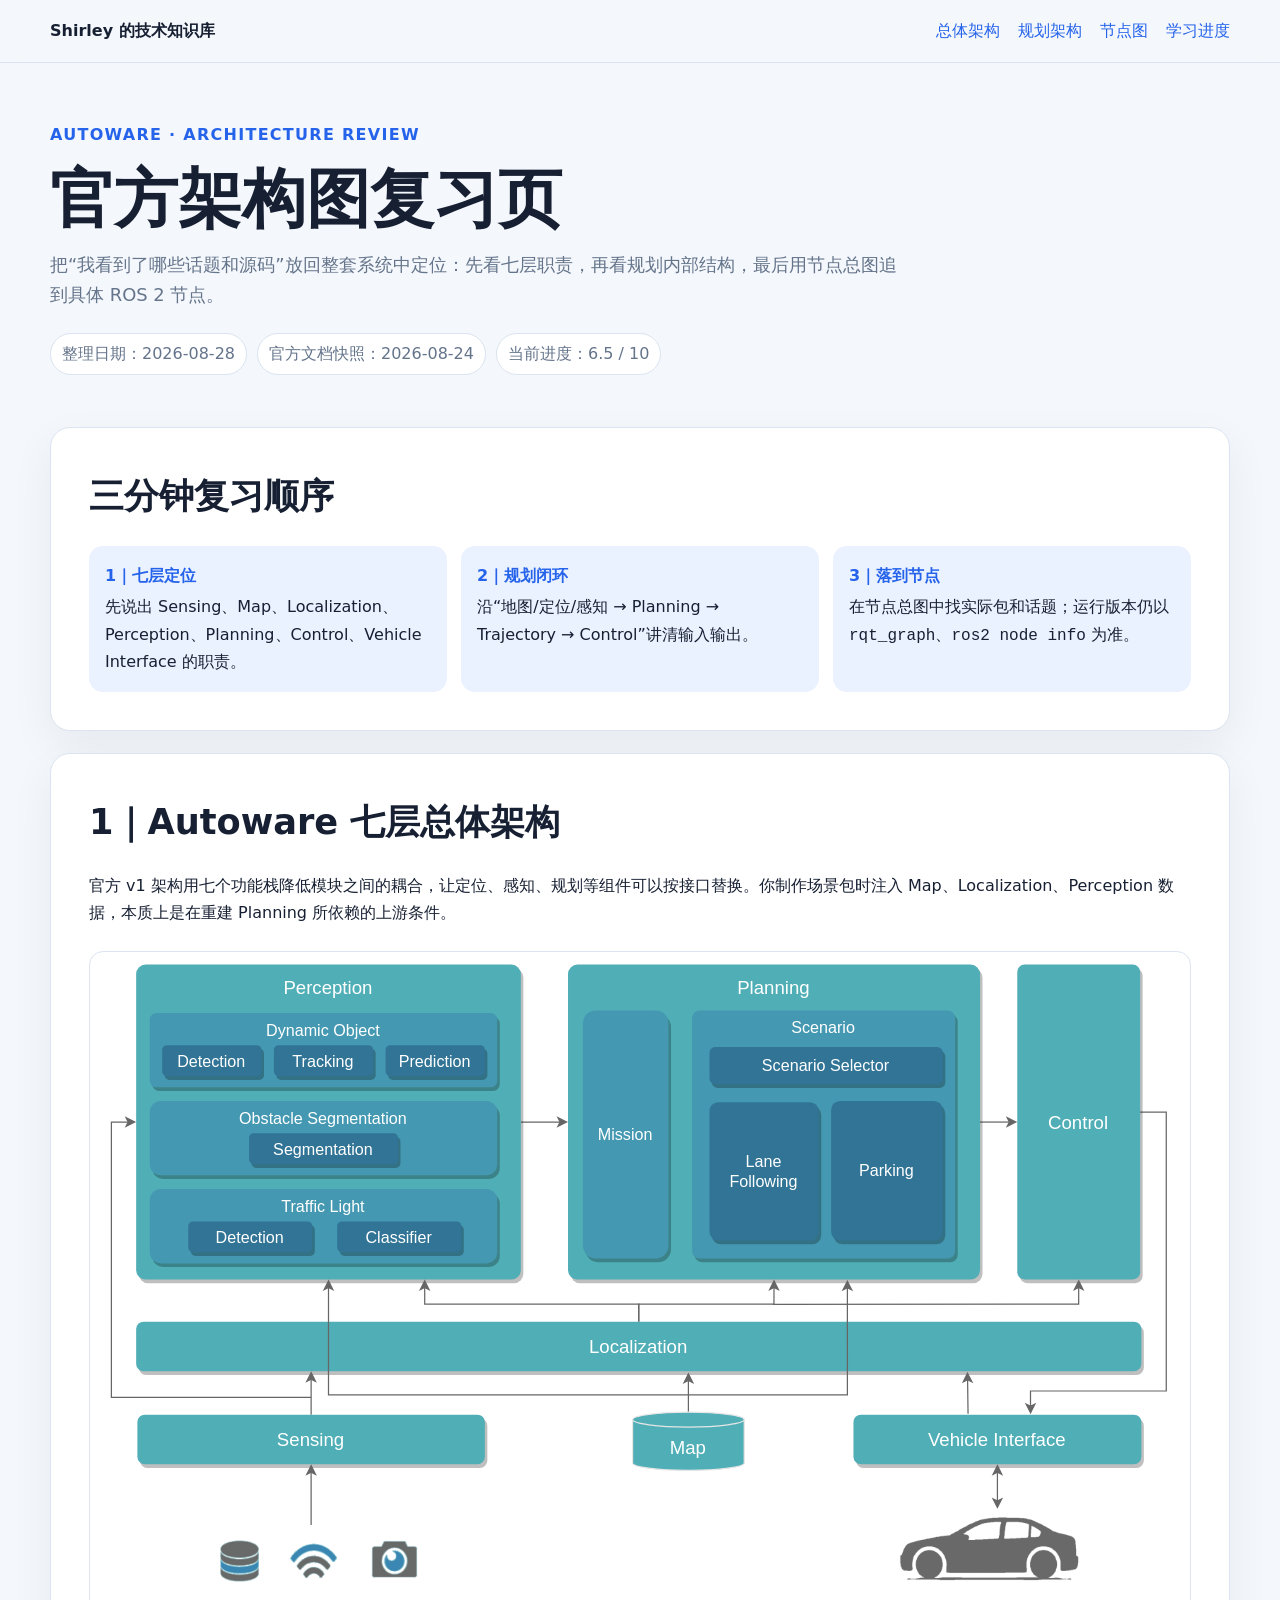
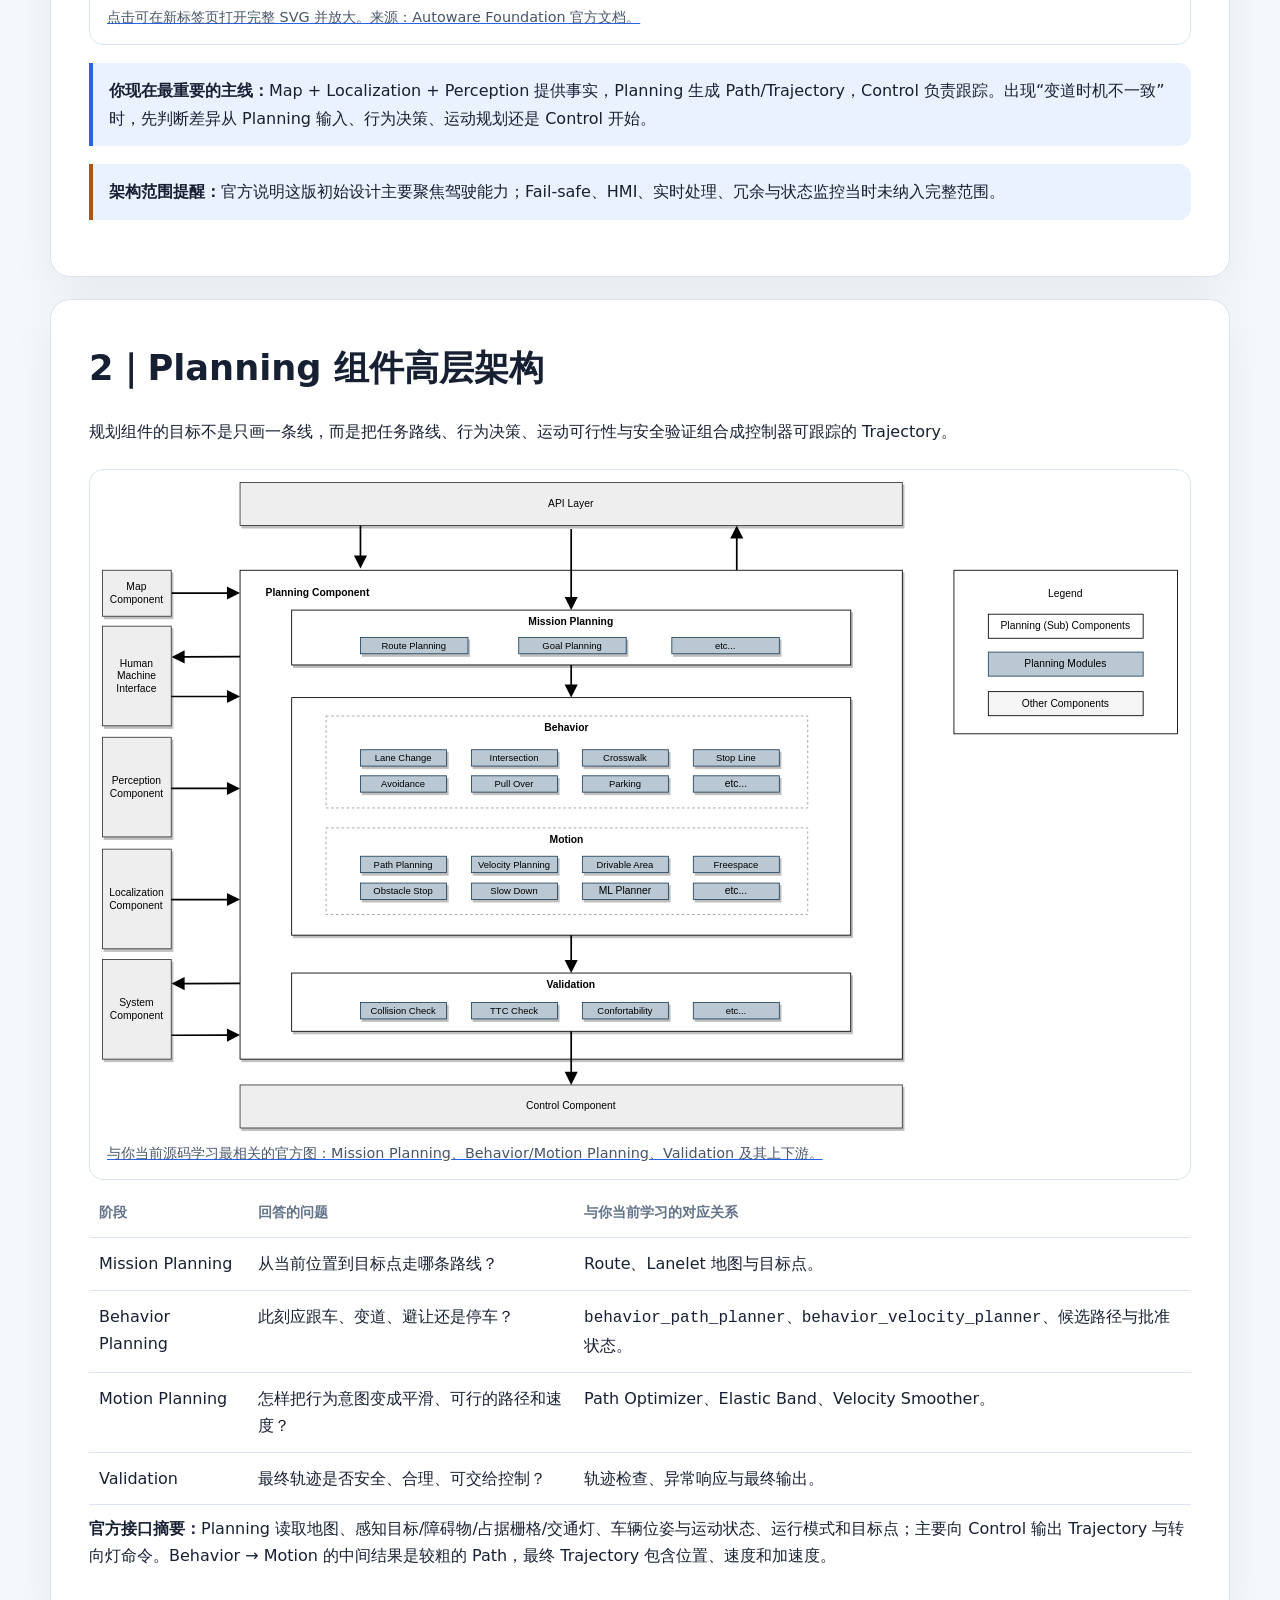
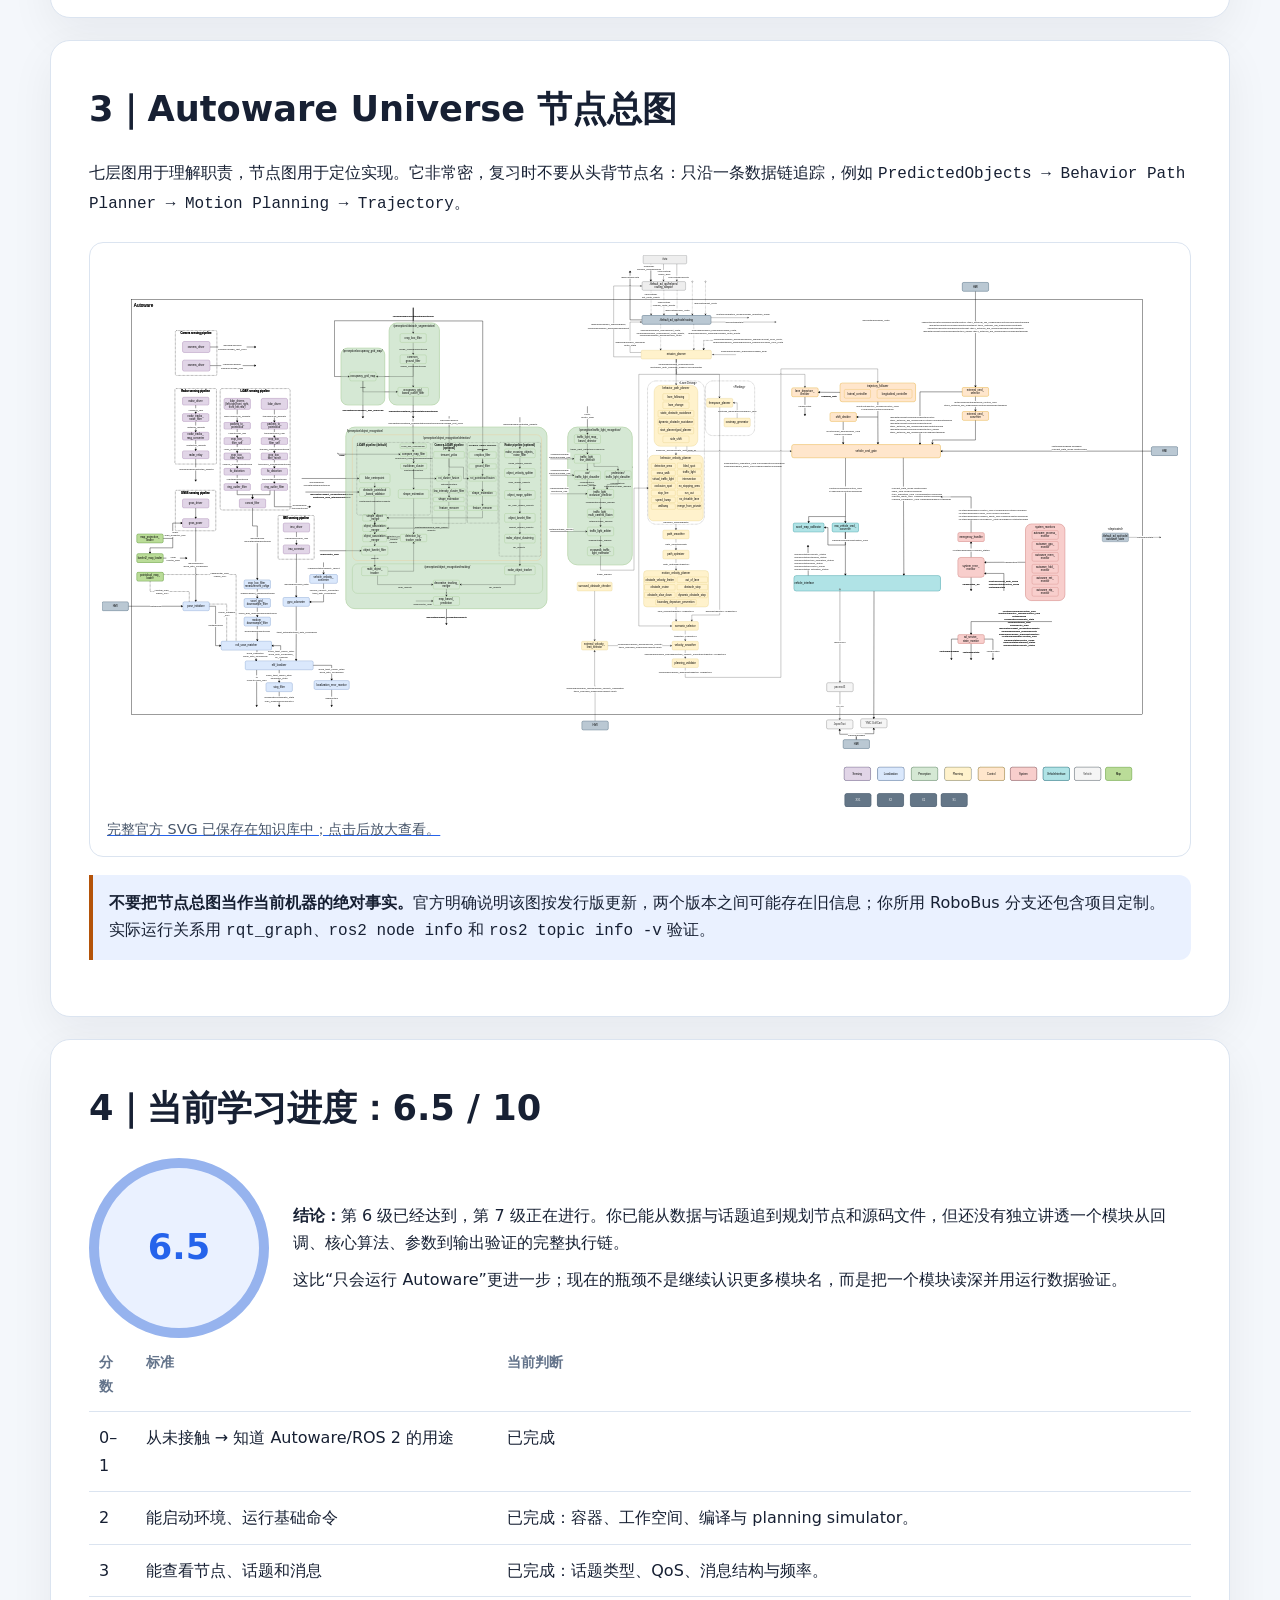
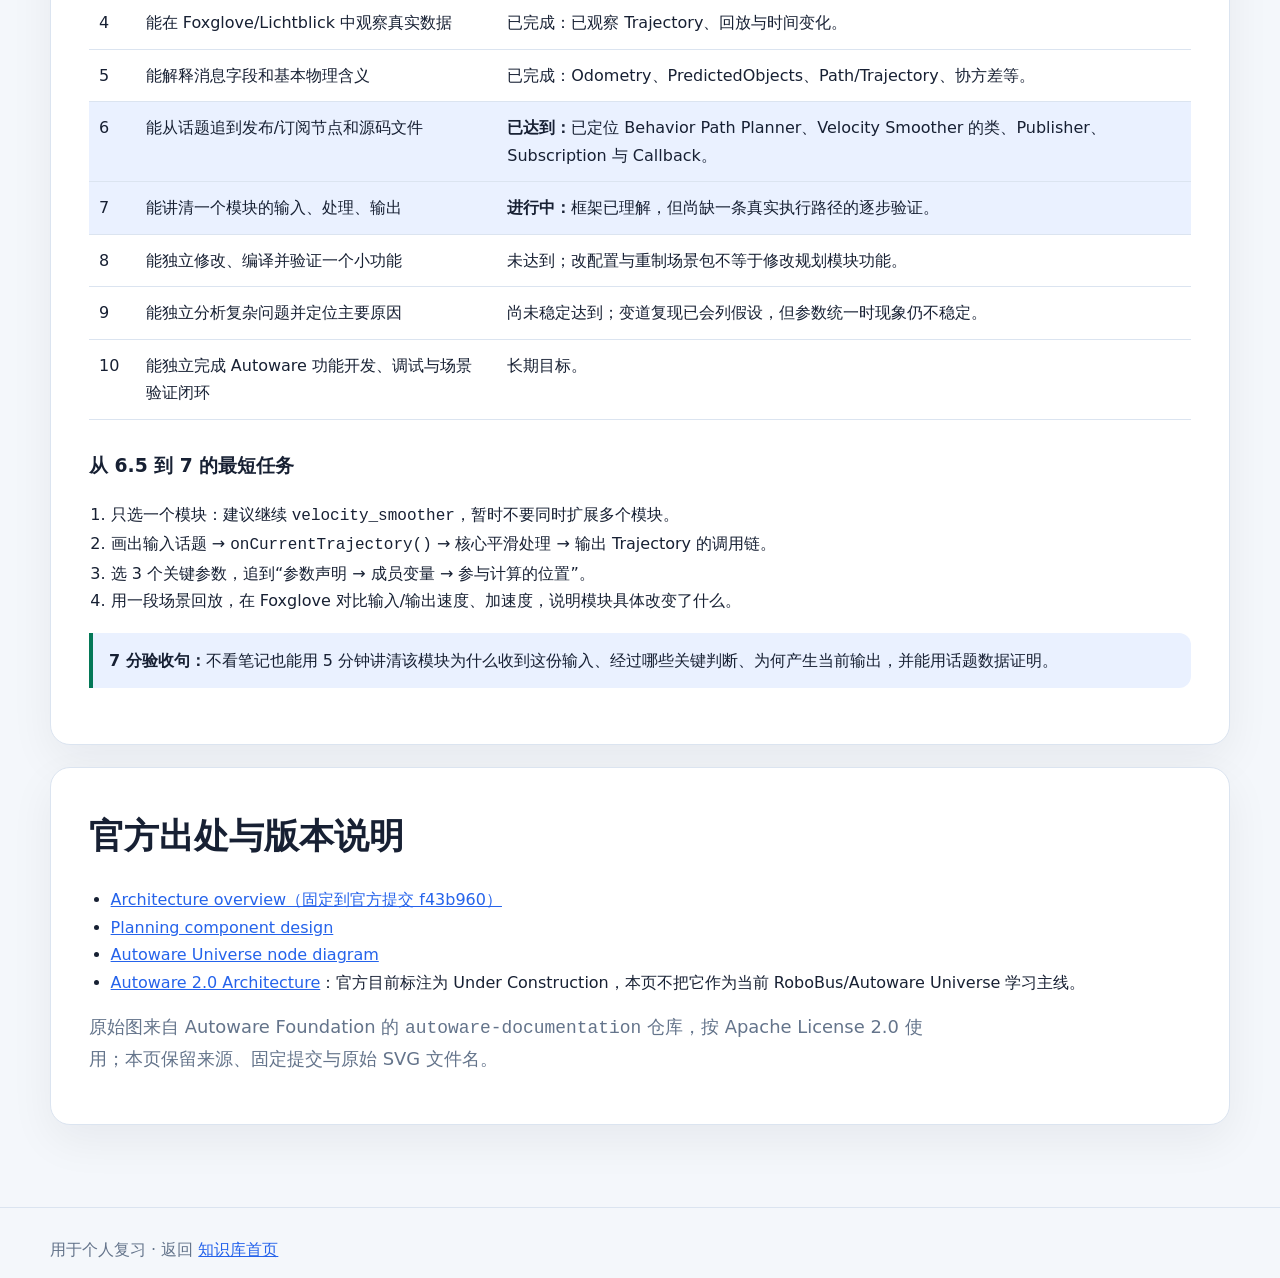
<file: notes/autoware-architecture-review.html>
<!doctype html>
<html lang="zh-CN">
<head>
  <meta charset="utf-8">
  <meta name="viewport" content="width=device-width, initial-scale=1">
  <meta name="description" content="Autoware 官方架构图中文复习页：七层架构、Universe 节点总图、规划组件架构与个人学习进度。">
  <title>Autoware 官方架构图复习｜Shirley 的技术知识库</title>
  <style>
    :root{color-scheme:light dark;--bg:#f4f7fb;--panel:#fff;--text:#172033;--muted:#64748b;--line:#dbe4f0;--accent:#2563eb;--soft:#eaf1ff;--good:#047857;--warn:#b45309}
    @media(prefers-color-scheme:dark){:root{--bg:#0b1220;--panel:#111b2e;--text:#e7edf8;--muted:#9aa9bf;--line:#273552;--accent:#79a7ff;--soft:#172747;--good:#5ee1a6;--warn:#fbbf62}}
    *{box-sizing:border-box}body{margin:0;background:var(--bg);color:var(--text);font:16px/1.72 system-ui,-apple-system,BlinkMacSystemFont,"Segoe UI","PingFang SC","Microsoft YaHei",sans-serif}
    a{color:var(--accent)}.shell{width:min(1180px,calc(100% - 32px));margin:auto}.top{position:sticky;top:0;z-index:5;background:color-mix(in srgb,var(--bg) 88%,transparent);backdrop-filter:blur(14px);border-bottom:1px solid var(--line)}
    .nav{min-height:62px;display:flex;align-items:center;justify-content:space-between;gap:20px}.brand{font-weight:800;text-decoration:none;color:var(--text)}.nav-links{display:flex;gap:18px;flex-wrap:wrap}.nav-links a{text-decoration:none}
    header{padding:58px 0 30px}.eyebrow{color:var(--accent);font-weight:800;letter-spacing:.08em;text-transform:uppercase}h1{font-size:clamp(2rem,5vw,4rem);line-height:1.08;margin:.25em 0}h2{font-size:clamp(1.45rem,3vw,2.2rem);margin:0 0 .55em}h3{margin-top:1.6em}p{margin:.6em 0}.lead{font-size:1.12rem;color:var(--muted);max-width:850px}.meta{display:flex;gap:10px;flex-wrap:wrap;margin-top:22px}.pill{padding:6px 11px;border:1px solid var(--line);border-radius:999px;color:var(--muted);background:var(--panel)}
    main{padding-bottom:60px}.panel{background:var(--panel);border:1px solid var(--line);border-radius:20px;padding:clamp(20px,4vw,38px);margin:22px 0;box-shadow:0 16px 45px rgba(15,23,42,.06)}
    .quick{display:grid;grid-template-columns:repeat(3,1fr);gap:14px}.quick div{background:var(--soft);border-radius:14px;padding:16px}.quick strong{display:block;color:var(--accent);margin-bottom:4px}
    figure{margin:24px 0 8px;border:1px solid var(--line);border-radius:14px;padding:12px;background:#fff;overflow:auto}figure img{display:block;width:100%;height:auto;min-width:720px}figcaption{color:#475569;font-size:.9rem;padding:10px 5px 2px}
    .callout{border-left:4px solid var(--accent);background:var(--soft);padding:14px 16px;border-radius:0 12px 12px 0;margin:18px 0}.warning{border-left-color:var(--warn)}.good{border-left-color:var(--good)}
    table{border-collapse:collapse;width:100%;min-width:690px}th,td{text-align:left;border-bottom:1px solid var(--line);padding:12px 10px;vertical-align:top}th{color:var(--muted);font-size:.9rem}.table-wrap{overflow:auto}.now{background:var(--soft)}
    .score{display:grid;grid-template-columns:180px 1fr;gap:24px;align-items:center}.score-num{aspect-ratio:1;border-radius:50%;display:grid;place-items:center;background:var(--soft);border:10px solid color-mix(in srgb,var(--accent) 38%,var(--line));font-size:2.2rem;font-weight:900;color:var(--accent)}ol,ul{padding-left:1.35em}.source-list a{word-break:break-all}footer{border-top:1px solid var(--line);padding:28px 0;color:var(--muted)}
    @media(max-width:760px){.quick{grid-template-columns:1fr}.score{grid-template-columns:1fr}.score-num{width:150px}.nav{align-items:flex-start;padding:14px 0}.nav-links{gap:10px}}
  </style>
</head>
<body>
  <div class="top"><nav class="shell nav"><a class="brand" href="../index.html">Shirley 的技术知识库</a><div class="nav-links"><a href="#overview">总体架构</a><a href="#planning">规划架构</a><a href="#nodes">节点图</a><a href="#progress">学习进度</a></div></nav></div>
  <header class="shell">
    <div class="eyebrow">Autoware · Architecture Review</div>
    <h1>官方架构图复习页</h1>
    <p class="lead">把“我看到了哪些话题和源码”放回整套系统中定位：先看七层职责，再看规划内部结构，最后用节点总图追到具体 ROS 2 节点。</p>
    <div class="meta"><span class="pill">整理日期：2026-08-28</span><span class="pill">官方文档快照：2026-08-24</span><span class="pill">当前进度：6.5 / 10</span></div>
  </header>
  <main class="shell">
    <section class="panel">
      <h2>三分钟复习顺序</h2>
      <div class="quick">
        <div><strong>1｜七层定位</strong>先说出 Sensing、Map、Localization、Perception、Planning、Control、Vehicle Interface 的职责。</div>
        <div><strong>2｜规划闭环</strong>沿“地图/定位/感知 → Planning → Trajectory → Control”讲清输入输出。</div>
        <div><strong>3｜落到节点</strong>在节点总图中找实际包和话题；运行版本仍以 <code>rqt_graph</code>、<code>ros2 node info</code> 为准。</div>
      </div>
    </section>

    <section class="panel" id="overview">
      <h2>1｜Autoware 七层总体架构</h2>
      <p>官方 v1 架构用七个功能栈降低模块之间的耦合，让定位、感知、规划等组件可以按接口替换。你制作场景包时注入 Map、Localization、Perception 数据，本质上是在重建 Planning 所依赖的上游条件。</p>
      <a href="assets/autoware/autoware-architecture-overview.drawio.svg" target="_blank" rel="noreferrer"><figure><img src="assets/autoware/autoware-architecture-overview.drawio.svg" alt="Autoware 七层总体架构官方图"><figcaption>点击可在新标签页打开完整 SVG 并放大。来源：Autoware Foundation 官方文档。</figcaption></figure></a>
      <div class="callout"><strong>你现在最重要的主线：</strong>Map + Localization + Perception 提供事实，Planning 生成 Path/Trajectory，Control 负责跟踪。出现“变道时机不一致”时，先判断差异从 Planning 输入、行为决策、运动规划还是 Control 开始。</div>
      <div class="callout warning"><strong>架构范围提醒：</strong>官方说明这版初始设计主要聚焦驾驶能力；Fail-safe、HMI、实时处理、冗余与状态监控当时未纳入完整范围。</div>
    </section>

    <section class="panel" id="planning">
      <h2>2｜Planning 组件高层架构</h2>
      <p>规划组件的目标不是只画一条线，而是把任务路线、行为决策、运动可行性与安全验证组合成控制器可跟踪的 Trajectory。</p>
      <a href="assets/autoware/high-level-planning-diagram.drawio.svg" target="_blank" rel="noreferrer"><figure><img src="assets/autoware/high-level-planning-diagram.drawio.svg" alt="Autoware Planning 组件高层架构官方图"><figcaption>与你当前源码学习最相关的官方图：Mission Planning、Behavior/Motion Planning、Validation 及其上下游。</figcaption></figure></a>
      <div class="table-wrap"><table>
        <thead><tr><th>阶段</th><th>回答的问题</th><th>与你当前学习的对应关系</th></tr></thead>
        <tbody>
          <tr><td>Mission Planning</td><td>从当前位置到目标点走哪条路线？</td><td>Route、Lanelet 地图与目标点。</td></tr>
          <tr><td>Behavior Planning</td><td>此刻应跟车、变道、避让还是停车？</td><td><code>behavior_path_planner</code>、<code>behavior_velocity_planner</code>、候选路径与批准状态。</td></tr>
          <tr><td>Motion Planning</td><td>怎样把行为意图变成平滑、可行的路径和速度？</td><td>Path Optimizer、Elastic Band、Velocity Smoother。</td></tr>
          <tr><td>Validation</td><td>最终轨迹是否安全、合理、可交给控制？</td><td>轨迹检查、异常响应与最终输出。</td></tr>
        </tbody>
      </table></div>
      <p><strong>官方接口摘要：</strong>Planning 读取地图、感知目标/障碍物/占据栅格/交通灯、车辆位姿与运动状态、运行模式和目标点；主要向 Control 输出 Trajectory 与转向灯命令。Behavior → Motion 的中间结果是较粗的 Path，最终 Trajectory 包含位置、速度和加速度。</p>
    </section>

    <section class="panel" id="nodes">
      <h2>3｜Autoware Universe 节点总图</h2>
      <p>七层图用于理解职责，节点图用于定位实现。它非常密，复习时不要从头背节点名：只沿一条数据链追踪，例如 <code>PredictedObjects → Behavior Path Planner → Motion Planning → Trajectory</code>。</p>
      <a href="assets/autoware/overall-node-diagram-autoware-universe.drawio.svg" target="_blank" rel="noreferrer"><figure><img src="assets/autoware/overall-node-diagram-autoware-universe.drawio.svg" alt="Autoware Universe 节点总图官方图"><figcaption>完整官方 SVG 已保存在知识库中；点击后放大查看。</figcaption></figure></a>
      <div class="callout warning"><strong>不要把节点总图当作当前机器的绝对事实。</strong>官方明确说明该图按发行版更新，两个版本之间可能存在旧信息；你所用 RoboBus 分支还包含项目定制。实际运行关系用 <code>rqt_graph</code>、<code>ros2 node info</code> 和 <code>ros2 topic info -v</code> 验证。</div>
    </section>

    <section class="panel" id="progress">
      <h2>4｜当前学习进度：6.5 / 10</h2>
      <div class="score"><div class="score-num">6.5</div><div><p><strong>结论：</strong>第 6 级已经达到，第 7 级正在进行。你已能从数据与话题追到规划节点和源码文件，但还没有独立讲透一个模块从回调、核心算法、参数到输出验证的完整执行链。</p><p>这比“只会运行 Autoware”更进一步；现在的瓶颈不是继续认识更多模块名，而是把一个模块读深并用运行数据验证。</p></div></div>
      <div class="table-wrap"><table>
        <thead><tr><th>分数</th><th>标准</th><th>当前判断</th></tr></thead>
        <tbody>
          <tr><td>0–1</td><td>从未接触 → 知道 Autoware/ROS 2 的用途</td><td>已完成</td></tr>
          <tr><td>2</td><td>能启动环境、运行基础命令</td><td>已完成：容器、工作空间、编译与 planning simulator。</td></tr>
          <tr><td>3</td><td>能查看节点、话题和消息</td><td>已完成：话题类型、QoS、消息结构与频率。</td></tr>
          <tr><td>4</td><td>能在 Foxglove/Lichtblick 中观察真实数据</td><td>已完成：已观察 Trajectory、回放与时间变化。</td></tr>
          <tr><td>5</td><td>能解释消息字段和基本物理含义</td><td>已完成：Odometry、PredictedObjects、Path/Trajectory、协方差等。</td></tr>
          <tr class="now"><td>6</td><td>能从话题追到发布/订阅节点和源码文件</td><td><strong>已达到：</strong>已定位 Behavior Path Planner、Velocity Smoother 的类、Publisher、Subscription 与 Callback。</td></tr>
          <tr class="now"><td>7</td><td>能讲清一个模块的输入、处理、输出</td><td><strong>进行中：</strong>框架已理解，但尚缺一条真实执行路径的逐步验证。</td></tr>
          <tr><td>8</td><td>能独立修改、编译并验证一个小功能</td><td>未达到；改配置与重制场景包不等于修改规划模块功能。</td></tr>
          <tr><td>9</td><td>能独立分析复杂问题并定位主要原因</td><td>尚未稳定达到；变道复现已会列假设，但参数统一时现象仍不稳定。</td></tr>
          <tr><td>10</td><td>能独立完成 Autoware 功能开发、调试与场景验证闭环</td><td>长期目标。</td></tr>
        </tbody>
      </table></div>
      <h3>从 6.5 到 7 的最短任务</h3>
      <ol>
        <li>只选一个模块：建议继续 <code>velocity_smoother</code>，暂时不要同时扩展多个模块。</li>
        <li>画出输入话题 → <code>onCurrentTrajectory()</code> → 核心平滑处理 → 输出 Trajectory 的调用链。</li>
        <li>选 3 个关键参数，追到“参数声明 → 成员变量 → 参与计算的位置”。</li>
        <li>用一段场景回放，在 Foxglove 对比输入/输出速度、加速度，说明模块具体改变了什么。</li>
      </ol>
      <div class="callout good"><strong>7 分验收句：</strong>不看笔记也能用 5 分钟讲清该模块为什么收到这份输入、经过哪些关键判断、为何产生当前输出，并能用话题数据证明。</div>
    </section>

    <section class="panel source-list">
      <h2>官方出处与版本说明</h2>
      <ul>
        <li><a href="https://github.com/autowarefoundation/autoware-documentation/blob/f43b9606771ec6badf51d03131d73c0f7b708049/docs/design/autoware-architecture-v1/index.md" target="_blank" rel="noreferrer">Architecture overview（固定到官方提交 f43b960）</a></li>
        <li><a href="https://github.com/autowarefoundation/autoware-documentation/blob/f43b9606771ec6badf51d03131d73c0f7b708049/docs/design/autoware-architecture-v1/components/planning/index.md" target="_blank" rel="noreferrer">Planning component design</a></li>
        <li><a href="https://github.com/autowarefoundation/autoware-documentation/blob/f43b9606771ec6badf51d03131d73c0f7b708049/docs/design/autoware-architecture-v1/node-diagram/index.md" target="_blank" rel="noreferrer">Autoware Universe node diagram</a></li>
        <li><a href="https://github.com/autowarefoundation/autoware-documentation/blob/f43b9606771ec6badf51d03131d73c0f7b708049/docs/design/autoware-architecture-v2/index.md" target="_blank" rel="noreferrer">Autoware 2.0 Architecture</a>：官方目前标注为 Under Construction，本页不把它作为当前 RoboBus/Autoware Universe 学习主线。</li>
      </ul>
      <p class="lead">原始图来自 Autoware Foundation 的 <code>autoware-documentation</code> 仓库，按 Apache License 2.0 使用；本页保留来源、固定提交与原始 SVG 文件名。</p>
    </section>
  </main>
  <footer><div class="shell">用于个人复习 · 返回 <a href="../index.html">知识库首页</a></div></footer>
</body>
</html>
</file>
<file: reading/style.css>
:root {
  --bg: #f4f7fb;
  --card: #ffffff;
  --text: #17212b;
  --muted: #64748b;
  --line: #dbe4ee;
  --primary: #17324d;
  --primary-2: #285b84;
  --accent: #f59e0b;
  --ok: #16845b;
  --warn: #b7791f;
  --bad: #c2413b;
  --shadow: 0 12px 35px rgba(23, 50, 77, .10);
  --radius: 18px;
}
[data-theme="dark"] {
  --bg: #0f1720;
  --card: #17212b;
  --text: #eef4fa;
  --muted: #a9b8c8;
  --line: #314152;
  --primary: #dbeafe;
  --primary-2: #7db6e8;
  --accent: #fbbf24;
  --ok: #5ed0a4;
  --warn: #f0bd65;
  --bad: #f28b82;
  --shadow: 0 12px 35px rgba(0, 0, 0, .24);
}
* { box-sizing: border-box; }
html { scroll-behavior: smooth; }
body {
  margin: 0;
  background: var(--bg);
  color: var(--text);
  font-family: -apple-system, BlinkMacSystemFont, "Segoe UI", "PingFang SC",
               "Microsoft YaHei", Arial, sans-serif;
  line-height: 1.6;
}
button, input, textarea, select { font: inherit; }
button, .button-like {
  min-height: 44px;
  border: 0;
  border-radius: 12px;
  padding: 10px 15px;
  cursor: pointer;
  touch-action: manipulation;
}
button.primary { background: var(--primary); color: var(--bg); }
[data-theme="dark"] button.primary { color: #10202f; }
button.secondary { background: transparent; color: var(--text); border: 1px solid var(--line); }
button.danger { background: transparent; color: var(--bad); border: 1px solid color-mix(in srgb, var(--bad) 40%, transparent); }
a { color: var(--primary-2); }
.app { max-width: 1320px; margin: 0 auto; padding: 18px; }
.hero {
  background: linear-gradient(135deg, #17324d, #285b84);
  color: white;
  border-radius: 26px;
  padding: clamp(22px, 5vw, 46px);
  box-shadow: var(--shadow);
  position: relative;
  overflow: hidden;
}
.hero::after {
  content: "";
  width: 280px; height: 280px;
  border-radius: 50%;
  position: absolute; right: -100px; top: -110px;
  border: 42px solid rgba(255,255,255,.08);
}
.hero h1 { margin: 0 0 8px; font-size: clamp(25px, 4vw, 46px); line-height: 1.25; }
.hero p { margin: 0; max-width: 850px; opacity: .92; }
.hero-actions { display: flex; flex-wrap: wrap; gap: 10px; margin-top: 22px; }
.hero-actions button { background: rgba(255,255,255,.14); color: white; border: 1px solid rgba(255,255,255,.30); }
.hero-actions button:first-child { background: white; color: #17324d; }
.status-note { margin-top: 14px; font-size: 13px; opacity: .82; }
.grid { display: grid; gap: 16px; }
.stats { grid-template-columns: repeat(4, minmax(0, 1fr)); margin-top: 18px; }
.card {
  background: var(--card);
  border: 1px solid var(--line);
  border-radius: var(--radius);
  box-shadow: var(--shadow);
  padding: 18px;
}
.stat strong { display:block; font-size: 28px; line-height: 1.2; }
.stat span { color: var(--muted); font-size: 14px; }
.section-title {
  display:flex; align-items:end; justify-content:space-between; gap:12px;
  margin: 30px 2px 12px;
}
.section-title h2 { margin:0; font-size: clamp(21px, 3vw, 30px); }
.section-title p { margin:0; color:var(--muted); font-size:14px; }
.two-col { grid-template-columns: minmax(0, 1.25fr) minmax(300px, .75fr); }
.form-row { display:grid; grid-template-columns: repeat(3, minmax(0,1fr)); gap:12px; }
label { display:block; font-weight:650; margin-bottom:6px; }
input, textarea, select {
  width:100%;
  border:1px solid var(--line);
  background:var(--bg);
  color:var(--text);
  border-radius:12px;
  padding:12px;
  min-height:44px;
}
textarea { min-height:104px; resize:vertical; }
.muted { color:var(--muted); }
.small { font-size:13px; }
.today { border-left: 5px solid var(--accent); }
.today h3, .card h3 { margin-top:0; }
.today-task {
  padding:14px; border:1px dashed var(--line); border-radius:14px;
  background: color-mix(in srgb, var(--accent) 8%, var(--card));
}
.chips { display:flex; flex-wrap:wrap; gap:8px; margin-top:10px; }
.chip {
  border-radius:999px; padding:5px 10px; font-size:13px;
  background:var(--bg); border:1px solid var(--line);
}
.method-list { display:grid; gap:10px; margin-top:8px; }
.method-item { display:grid; grid-template-columns: 42px 1fr; gap:10px; align-items:start; }
.method-item b {
  display:grid; place-items:center; width:38px; height:38px; border-radius:12px;
  background: color-mix(in srgb, var(--primary-2) 14%, var(--card));
}
.weeks { grid-template-columns: repeat(2, minmax(0,1fr)); }
.week-card { position:relative; overflow:hidden; }
.week-card::before {
  content:""; position:absolute; left:0; top:0; bottom:0; width:5px; background:var(--primary-2);
}
.week-head { display:flex; align-items:start; justify-content:space-between; gap:12px; }
.week-head h3 { margin:0; }
.week-range { color:var(--muted); font-size:13px; white-space:nowrap; }
.week-focus { margin:8px 0 10px; font-weight:650; }
.task-list { display:grid; gap:8px; }
.task {
  display:flex; align-items:flex-start; gap:9px; padding:8px 0;
  border-top:1px dashed var(--line);
}
.task:first-child { border-top:0; }
.task input { width:22px; min-height:22px; margin-top:2px; }
.task label { margin:0; font-weight:500; cursor:pointer; }
.progress-track {
  height:10px; border-radius:999px; background:var(--bg); overflow:hidden;
  border:1px solid var(--line); margin-top:12px;
}
.progress-fill { height:100%; width:0; background:linear-gradient(90deg, var(--primary-2), var(--ok)); }
.check-grid { display:grid; grid-template-columns: repeat(5, minmax(0,1fr)); gap:10px; }
.rating { padding:10px; border:1px solid var(--line); border-radius:14px; background:var(--bg); }
.rating label { min-height:46px; font-size:13px; }
.rating input[type="range"] { padding:0; }
.rating output { display:block; text-align:center; font-size:24px; font-weight:700; }
.feedback { margin-top:12px; padding:14px; border-radius:14px; border:1px solid var(--line); }
.feedback.ok { border-color:color-mix(in srgb, var(--ok) 60%, var(--line)); background:color-mix(in srgb, var(--ok) 9%, var(--card)); }
.feedback.warn { border-color:color-mix(in srgb, var(--warn) 60%, var(--line)); background:color-mix(in srgb, var(--warn) 9%, var(--card)); }
.feedback.bad { border-color:color-mix(in srgb, var(--bad) 60%, var(--line)); background:color-mix(in srgb, var(--bad) 9%, var(--card)); }
.actions { display:flex; flex-wrap:wrap; gap:10px; margin-top:14px; }
table { width:100%; border-collapse:collapse; font-size:14px; }
th, td { border-bottom:1px solid var(--line); padding:10px 8px; text-align:left; vertical-align:top; }
th { color:var(--muted); font-weight:650; }
.table-wrap { overflow:auto; -webkit-overflow-scrolling:touch; }
.queue-item {
  display:grid; grid-template-columns:100px 1fr auto; gap:10px; align-items:center;
  padding:10px 0; border-bottom:1px solid var(--line);
}
.queue-item:last-child { border-bottom:0; }
.badge {
  display:inline-block; padding:4px 9px; border-radius:999px; font-size:12px;
  border:1px solid var(--line); background:var(--bg);
}
.badge.ok { color:var(--ok); }
.badge.warn { color:var(--warn); }
.badge.bad { color:var(--bad); }
details { border-top:1px solid var(--line); padding:12px 0; }
details:first-child { border-top:0; }
summary { cursor:pointer; font-weight:700; }
.footer { text-align:center; color:var(--muted); padding:34px 10px 20px; font-size:13px; }
.hidden { display:none !important; }
.toast {
  position:fixed; left:50%; bottom:24px; transform:translateX(-50%);
  background:#101820; color:white; padding:11px 16px; border-radius:999px;
  opacity:0; pointer-events:none; transition:.25s; z-index:99;
}
.toast.show { opacity:1; }
@media (max-width: 900px) {
  .stats { grid-template-columns:repeat(2,minmax(0,1fr)); }
  .two-col, .weeks { grid-template-columns:1fr; }
  .check-grid { grid-template-columns:repeat(2,minmax(0,1fr)); }
}
@media (max-width: 620px) {
  .app { padding:10px; }
  .hero { border-radius:20px; padding:22px 18px; }
  .form-row { grid-template-columns:1fr; }
  .stats { gap:10px; }
  .card { padding:15px; }
  .check-grid { grid-template-columns:1fr; }
  .queue-item { grid-template-columns:88px 1fr; }
  .queue-item button { grid-column:2; justify-self:start; }
}
@media print {
  body { background:white; }
  .hero-actions, .actions, #themeBtn, #importInput, .toast { display:none !important; }
  .card, .hero { box-shadow:none; break-inside:avoid; }
}
</file>
<file: reading/week1.css>
.week1-panel {
  display: grid;
  gap: 16px;
}
.week1-overview {
  display: grid;
  grid-template-columns: minmax(0, 1fr) minmax(280px, .8fr);
  gap: 16px;
}
.week1-goals ul,
.week1-tree ul,
.week1-card ul {
  margin: 8px 0 0;
  padding-left: 20px;
}
.week1-tree pre {
  margin: 0;
  white-space: pre-wrap;
  font-family: inherit;
  line-height: 1.8;
  color: var(--text);
}
.week1-card-grid {
  display: grid;
  grid-template-columns: repeat(2, minmax(0, 1fr));
  gap: 16px;
}
.week1-card {
  position: relative;
  overflow: hidden;
}
.week1-card::after {
  content: attr(data-day);
  position: absolute;
  right: -2px;
  top: -14px;
  font-size: 76px;
  font-weight: 800;
  color: color-mix(in srgb, var(--primary-2) 8%, transparent);
  pointer-events: none;
}
.week1-card-head {
  display: flex;
  justify-content: space-between;
  align-items: flex-start;
  gap: 10px;
  position: relative;
  z-index: 1;
}
.week1-card-head h3 {
  margin: 2px 0 0;
}
.week1-card-section {
  margin-top: 14px;
  padding-top: 12px;
  border-top: 1px dashed var(--line);
  position: relative;
  z-index: 1;
}
.week1-card-section strong {
  display: block;
  margin-bottom: 5px;
}
.week1-source-note {
  padding: 12px 14px;
  border-radius: 12px;
  border: 1px solid var(--line);
  color: var(--muted);
  font-size: 13px;
  background: var(--bg);
}
.week1-card .actions {
  position: relative;
  z-index: 1;
}
@media (max-width: 900px) {
  .week1-overview,
  .week1-card-grid {
    grid-template-columns: 1fr;
  }
}
</file>
